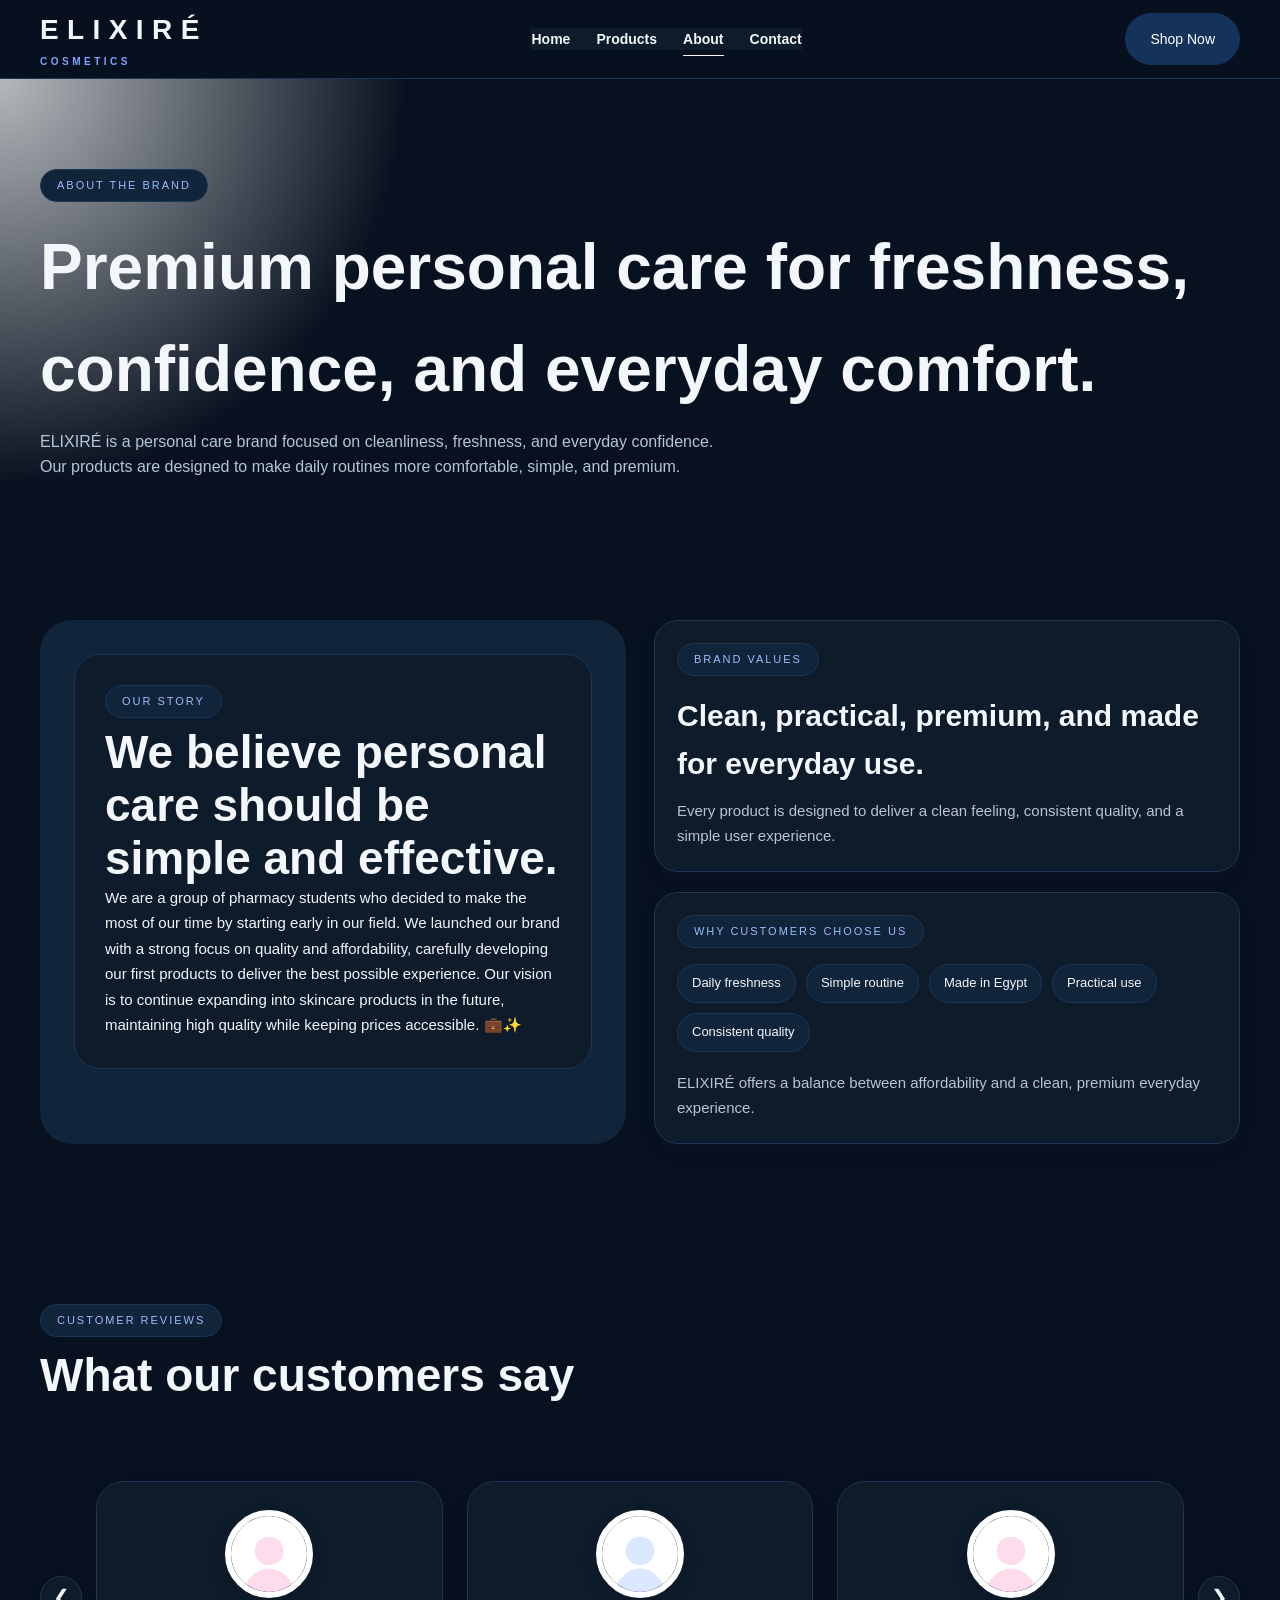
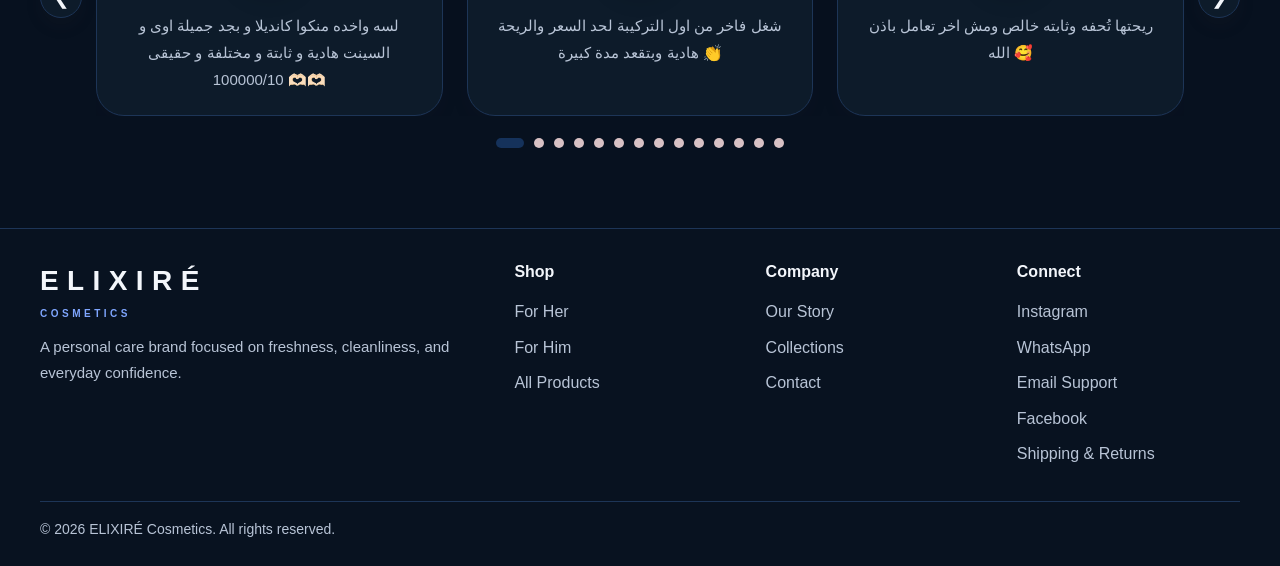
<file: about.html>
<!DOCTYPE html>
<html lang="en">
<head>
  <meta charset="UTF-8" />
  <meta name="viewport" content="width=device-width, initial-scale=1.0" />
  <title>About - ELIXIRÉ</title>
<script>
(function () {
  var theme = localStorage.getItem('theme');
  if (theme !== 'light') {
    document.documentElement.classList.add('dark-mode');
  }
})();
</script>
  <!-- Google tag (gtag.js) -->
<script async src="https://www.googletagmanager.com/gtag/js?id=G-PLZ33KZCZY"></script>
<script>
  window.dataLayer = window.dataLayer || [];
  function gtag(){dataLayer.push(arguments);}
  gtag('js', new Date());

  gtag('config', 'G-PLZ33KZCZY');
</script>
<link rel="icon" type="image/png" href="images/imageselixire-logo.jpeg">
<link rel="stylesheet" href="style.css">
</head>
<body>
  <header class="site-header">
    <div class="container header-wrap">
      <a class="logo" href="index.html">ELIXIRÉ <small>COSMETICS</small></a>
      <button class="menu-toggle" aria-label="Open menu">☰</button>
      <nav class="nav">
        <a href="index.html">Home</a>
        <a href="products.html">Products</a>
        <a href="about.html" class="active">About</a>
        <a href="contact.html">Contact</a>
      </nav>
      <a class="btn btn-dark" href="products.html">Shop Now</a>
    </div>
  </header>

  <!-- HERO -->
  <section class="page-hero">
    <div class="container">
      <span class="badge">About the brand</span>
      <h1>Premium personal care for freshness, confidence, and everyday comfort.</h1>
      <p>
        ELIXIRÉ is a personal care brand focused on cleanliness, freshness, and everyday confidence.
        Our products are designed to make daily routines more comfortable, simple, and premium.
      </p>
    </div>
  </section>

  <!-- STORY -->
  <section class="section">
    <div class="container grid-2">
      <div class="story-block">
        <div class="story-inner">
          <span class="badge">Our story</span>
          <h2>We believe personal care should be simple and effective.</h2>
          <p class="subtle">
            We are a group of pharmacy students who decided to make the most of our time by starting early in our field. We launched our brand with a strong focus on quality and affordability, carefully developing our first products to deliver the best possible experience. Our vision is to continue expanding into skincare products in the future, maintaining high quality while keeping prices accessible. 💼✨
          </p>
        </div>
      </div>

      <!-- VALUES -->
      <div>
        <div class="card" style="margin-bottom: 20px;">
          <span class="badge">Brand values</span>
          <h3 style="font-size: 30px; margin: 16px 0 10px;">
            Clean, practical, premium, and made for everyday use.
          </h3>
          <p class="subtle">
            Every product is designed to deliver a clean feeling, consistent quality, and a simple user experience.
          </p>
        </div>

        <div class="card">
          <span class="badge">Why customers choose us</span>
          <div class="list-inline" style="margin-top: 16px;">
            <span class="tag">Daily freshness</span>
            <span class="tag">Simple routine</span>
            <span class="tag">Made in Egypt</span>
            <span class="tag">Practical use</span>
            <span class="tag">Consistent quality</span>
          </div>
          <p class="subtle" style="margin-top: 18px;">
            ELIXIRÉ offers a balance between affordability and a clean, premium everyday experience.
          </p>
        </div>
      </div>
    </div>
  </section>
<section class="section">
  <div class="container">
    <span class="badge">Customer Reviews</span>
    <h2 style="margin:12px 0 0;">What our customers say</h2>

    <div class="reviews-slider-manual" id="reviewsSlider">
      <button class="slider-arrow prev" type="button" id="reviewsPrev">&#10094;</button>

      <div class="reviews-viewport">
        <div class="reviews-track-manual" id="reviewsTrack">

          <div class="review-card">
            <img src="images/girl.jpeg" class="avatar" alt="Customer review">
            <p>لسه واخده منكوا كانديلا و بجد جميلة اوى و السينت هادية و ثابتة و مختلفة و حقيقى 100000/10 🫶🏻🫶🏻</p>
          </div>

          <div class="review-card">
            <img src="images/boy.jpeg" class="avatar" alt="Customer review">
            <p>شغل فاخر من اول التركيبة لحد السعر والريحة هادية وبتقعد مدة كبيرة 👏</p>
          </div>

          <div class="review-card">
            <img src="images/girl.jpeg" class="avatar" alt="Customer review">
            <p>ريحتها تُحفه وثابته خالص ومش اخر تعامل باذن الله 🥰</p>
          </div>

          <div class="review-card">
            <img src="images/boy.jpeg" class="avatar" alt="Customer review">
            <p>منتج محترم وكويس جدا بالتوفيق ♥️</p>
          </div>

          <div class="review-card">
            <img src="images/girl.jpeg" class="avatar" alt="Customer review">
            <p>بقيت مستغنيه عن كل البريفوم الى عندي وبستخدم البادي اسبلاش بتاعكو من كتر ما هو تحفه ❤️</p>
          </div>

          <div class="review-card">
            <img src="images/girl.jpeg" class="avatar" alt="Customer review">
            <p>ريحه كل حاجه لسه في ايدي بعد ما غسلتها كمان بجد تحفه❤️</p>
          </div>

          <div class="review-card">
            <img src="images/girl.jpeg" class="avatar" alt="Customer review">
            <p>احلي بادي اسبلاش جربته و الثبات تحفه ده غير ان الرشه تحس انها رشه طفايه حريق 😂❤️</p>
          </div>

          <div class="review-card">
            <img src="images/girl.jpeg" class="avatar" alt="Customer review">
            <p>جربتهم كلهم بجد الروايح لذيذة اويي و ثباتها فوق الروعة فعلا قعد لتاني يوم 🫶🏻</p>
          </div>

          <div class="review-card">
            <img src="images/boy.jpeg" class="avatar" alt="Customer review">
            <p>ال body splash تحفهههههه بجد ربنا يوفقكم ♥️♥️♥️</p>
          </div>

          <div class="review-card">
            <img src="images/boy.jpeg" class="avatar" alt="Customer review">
            <p>انا خدت من عندكم اربع ازايز و الميكس بين Lilia و Jaguar طلع ريحة فوق الوصف ❤️❤️</p>
          </div>

          <div class="review-card">
            <img src="images/boy.jpeg" class="avatar" alt="Customer review">
            <p>المنتج رهيب وثباته عالي والكمية كويسه بالنسبه للسعر والعطر ليه هيبه.</p>
          </div>

          <div class="review-card">
            <img src="images/girl.jpeg" class="avatar" alt="Customer review">
            <p>استنوني اول الشهر وانا بطلب فيورا مره تاني ولسا ريحته ثابته في أيدي 😍🤍🤍</p>
          </div>

          <div class="review-card">
            <img src="images/girl.jpeg" class="avatar" alt="Customer review">
            <p>البادي سبلاش تحفه اوي وثابت بشكل مش طبيعي والريحه بجد خطيره ❤️</p>
          </div>

          <div class="review-card">
            <img src="images/girl.jpeg" class="avatar" alt="Customer review">
            <p>اشتريت من البراند الخطير دا والريحه تحفه وجديده جدا وتركيزه خطير وثباته روعه بجد 🤍</p>
          </div>

          <div class="review-card">
            <img src="images/boy.jpeg" class="avatar" alt="Customer review">
            <p>ريفيو ايه انتو شغلكم بيتكلم على نفسو تسلم ايديكوا بجد فنانين 🔥🔥🔥</p>
          </div>

          <div class="review-card">
            <img src="images/girl.jpeg" class="avatar" alt="Customer review">
            <p>أنا من اوائل الناس اللي اشترت وبقيت بعتمده والله تحفه وثباته خطير ❤️❤️❤️</p>
          </div>

        </div>
      </div>

      <button class="slider-arrow next" type="button" id="reviewsNext">&#10095;</button>
    </div>

    <div class="slider-dots" id="reviewsDots"></div>
  </div>
</section>
  <!-- FOOTER -->
  <footer class="footer">
    <div class="container footer-grid">
      <div>
        <div class="logo">ELIXIRÉ <small>COSMETICS</small></div>
        <p class="subtle" style="max-width: 420px; margin-top: 12px;">
          A personal care brand focused on freshness, cleanliness, and everyday confidence.
        </p>
      </div>

      <div>
  <h4>Shop</h4>
  <ul>
    <li><a href="products.html#for-her">For Her</a></li>
    <li><a href="products.html#for-him">For Him</a></li>
    <li><a href="products.html">All Products</a></li>
  </ul>
</div>

      <div>
        <h4>Company</h4>
        <ul>
          <li><a href="about.html">Our Story</a></li>
          <li><a href="products.html">Collections</a></li>
          <li><a href="contact.html">Contact</a></li>
        </ul>
      </div>

      <div>
        <h4>Connect</h4>
        <ul>
          <li><a href="https://www.instagram.com/elixire_cosmetics?igsh=MWIwa283ZzNlaWQ4eQ==" target="_blank">Instagram</a></li>
          <li><a href="https://wa.me/201558877652" target="_blank">WhatsApp</a></li>
          <li><a href="mailto:elixire.cosmetics@gmail.com">Email Support</a></li>
          <li><a href="https://www.facebook.com/share/1Ev4uXdosv/" target="_blank">Facebook</a></li>
          <li><a href="returns.html">Shipping & Returns</a></li>
        </ul>
      </div>
    </div>

    <div class="container copyright">© 2026 ELIXIRÉ Cosmetics. All rights reserved.</div>
  </footer>

  <script src="script.js"></script>
</body>
</html>
</file>
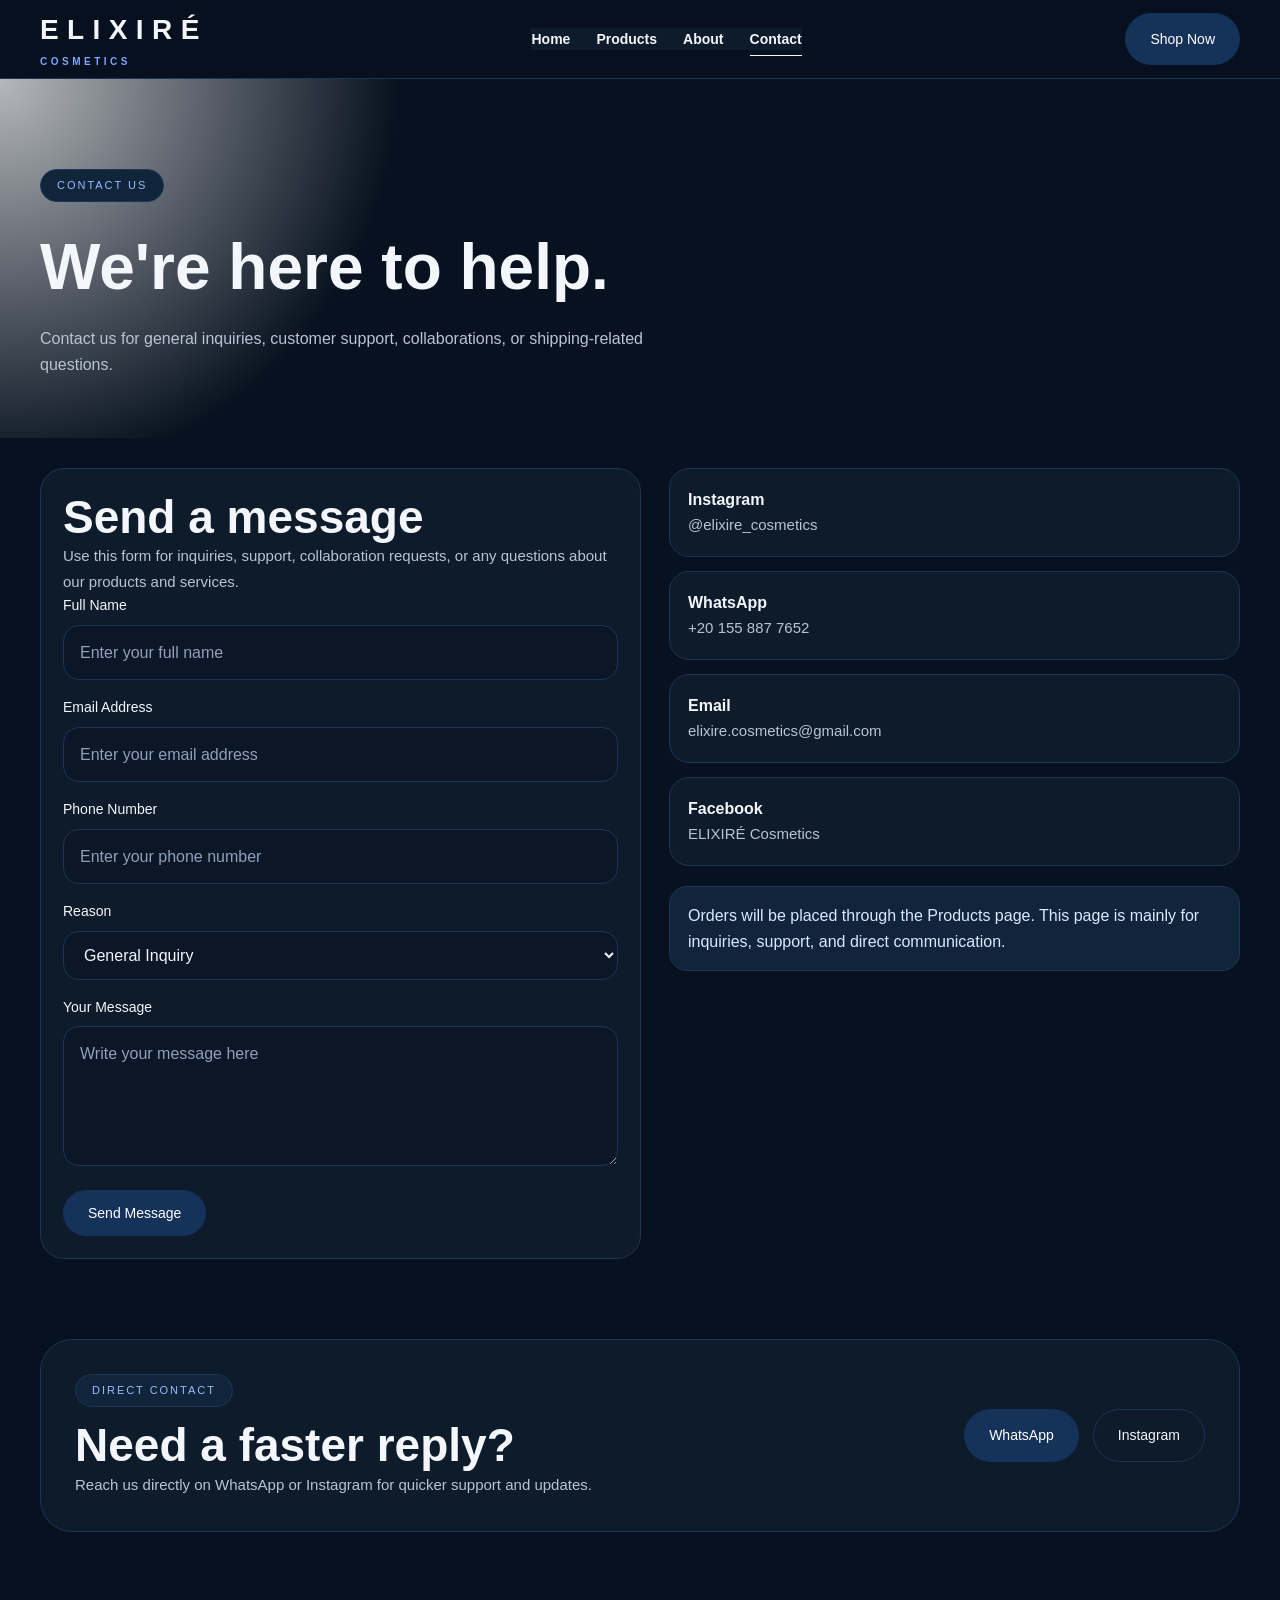
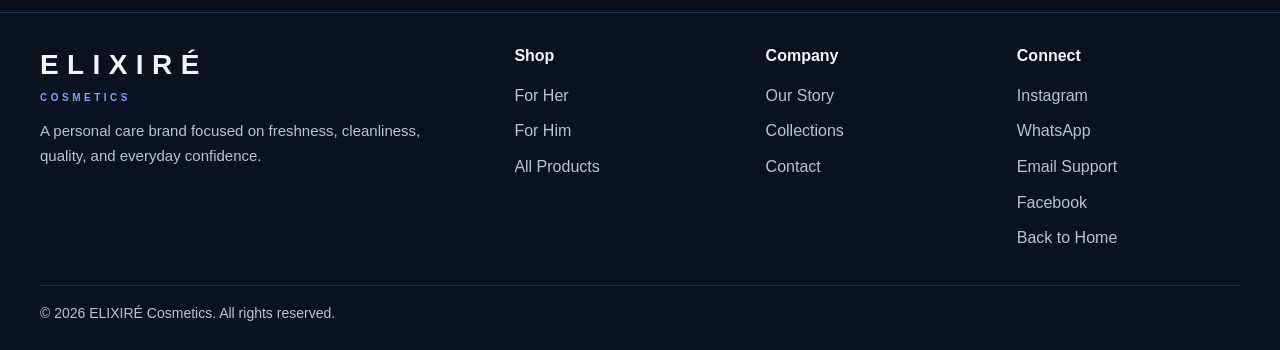
<file: contact.html>
<!DOCTYPE html>
<html lang="en">
<head>
  <meta charset="UTF-8" />
  <meta name="viewport" content="width=device-width, initial-scale=1.0" />
  <title>Contact - ELIXIRÉ</title>
<script>
(function () {
  var theme = localStorage.getItem('theme');
  if (theme !== 'light') {
    document.documentElement.classList.add('dark-mode');
  }
})();
</script>
  <!-- Google tag (gtag.js) -->
<script async src="https://www.googletagmanager.com/gtag/js?id=G-PLZ33KZCZY"></script>
<script>
  window.dataLayer = window.dataLayer || [];
  function gtag(){dataLayer.push(arguments);}
  gtag('js', new Date());

  gtag('config', 'G-PLZ33KZCZY');
</script>
<link rel="icon" type="image/png" href="images/imageselixire-logo.jpeg">
<link rel="stylesheet" href="style.css">
</head>
<body>
  <header class="site-header">
    <div class="container header-wrap">
      <a class="logo" href="index.html">ELIXIRÉ <small>COSMETICS</small></a>
      <button class="menu-toggle" aria-label="Open menu">☰</button>
      <nav class="nav">
        <a href="index.html">Home</a>
        <a href="products.html">Products</a>
        <a href="about.html">About</a>
        <a href="contact.html" class="active">Contact</a>
      </nav>
      <a class="btn btn-dark" href="products.html">Shop Now</a>
    </div>
  </header>

  <section class="page-hero">
    <div class="container">
      <span class="badge">Contact us</span>
      <h1>We're here to help.</h1>
      <p>
        Contact us for general inquiries, customer support, collaborations, or shipping-related questions.
      </p>
    </div>
  </section>

  <section class="section" style="padding-top: 30px;">
    <div class="container contact-wrap">

      <div class="card">
        <h2 style="margin-top: 0;">Send a message</h2>
        <p class="subtle">
          Use this form for inquiries, support, collaboration requests, or any questions about our products and services.
        </p>

        <form>
          <div class="form-group">
            <label>Full Name</label>
            <input type="text" placeholder="Enter your full name" />
          </div>

          <div class="form-group">
            <label>Email Address</label>
            <input type="email" placeholder="Enter your email address" />
          </div>

          <div class="form-group">
            <label>Phone Number</label>
            <input type="text" placeholder="Enter your phone number" />
          </div>

          <div class="form-group">
            <label>Reason</label>
            <select>
              <option>General Inquiry</option>
              <option>Customer Support</option>
              <option>Shipping Question</option>
              <option>Collaboration</option>
              <option>Wholesale Request</option>
            </select>
          </div>

          <div class="form-group">
            <label>Your Message</label>
            <textarea placeholder="Write your message here"></textarea>
          </div>

          <button class="btn btn-dark" type="submit">Send Message</button>
        </form>
      </div>

      <div>
        <div class="info-list">
          <div class="info-item">
            <strong>Instagram</strong>
            <div class="subtle"><a href="https://www.instagram.com/elixire_cosmetics?igsh=MWIwa283ZzNlaWQ4eQ==" target="_blank">@elixire_cosmetics</a></div>
          </div>

          <div class="info-item">
            <strong>WhatsApp</strong>
            <div class="subtle"><a href="https://wa.me/201558877652" target="_blank">+20 155 887 7652</a></div>
          </div>

          <div class="info-item">
            <strong>Email</strong>
            <div class="subtle"><a href="mailto:elixire.cosmetics@gmail.com">elixire.cosmetics@gmail.com</a></div>
          </div>

          <div class="info-item">
            <strong>Facebook</strong>
            <div class="subtle"><a href="https://www.facebook.com/share/1DydEtRa5e/" target="_blank">ELIXIRÉ Cosmetics</a></div>
          </div>
        </div>

        <div class="note" style="margin-top: 20px;">
          Orders will be placed through the Products page. This page is mainly for inquiries, support, and direct communication.
        </div>
      </div>

    </div>
  </section>

  <section class="section" style="padding-top: 0;">
    <div class="container">
      <div class="card cta-box">
        <div class="grid-2" style="align-items:center;">
          <div>
            <span class="badge">Direct contact</span>
            <h2 style="margin-top: 12px;">Need a faster reply?</h2>
            <p class="subtle">
              Reach us directly on WhatsApp or Instagram for quicker support and updates.
            </p>
          </div>

          <div style="display:flex; gap:14px; flex-wrap:wrap; justify-content:flex-end;">
            <a class="btn btn-dark" href="https://wa.me/201558877652" target="_blank">WhatsApp</a>
            <a class="btn btn-light" href="https://www.instagram.com/elixire_cosmetics?igsh=MWIwa283ZzNlaWQ4eQ==" target="_blank">Instagram</a>
          </div>
        </div>
      </div>
    </div>
  </section>

  <footer class="footer">
    <div class="container footer-grid">
      <div>
        <div class="logo">ELIXIRÉ <small>COSMETICS</small></div>
        <p class="subtle" style="max-width: 420px; margin-top: 12px;">
          A personal care brand focused on freshness, cleanliness, quality, and everyday confidence.
        </p>
      </div>

      <div>
  <h4>Shop</h4>
  <ul>
    <li><a href="products.html#for-her">For Her</a></li>
    <li><a href="products.html#for-him">For Him</a></li>
    <li><a href="products.html">All Products</a></li>
  </ul>
</div>

      <div>
        <h4>Company</h4>
        <ul>
          <li><a href="about.html">Our Story</a></li>
          <li><a href="products.html">Collections</a></li>
          <li><a href="contact.html">Contact</a></li>
        </ul>
      </div>

      <div>
        <h4>Connect</h4>
        <ul>
          <li><a href="https://www.instagram.com/elixire_cosmetics?igsh=MWIwa283ZzNlaWQ4eQ==" target="_blank">Instagram</a></li>
          <li><a href="https://wa.me/201558877652" target="_blank">WhatsApp</a></li>
          <li><a href="mailto:elixire.cosmetics@gmail.com">Email Support</a></li>
          <li><a href="https://www.facebook.com/share/1Ev4uXdosv/" target="_blank">Facebook</a></li>
          <li><a href="index.html">Back to Home</a></li>
        </ul>
      </div>
    </div>

    <div class="container copyright">© 2026 ELIXIRÉ Cosmetics. All rights reserved.</div>
  </footer>

  <script src="script.js"></script>
</body>
</html>
</file>
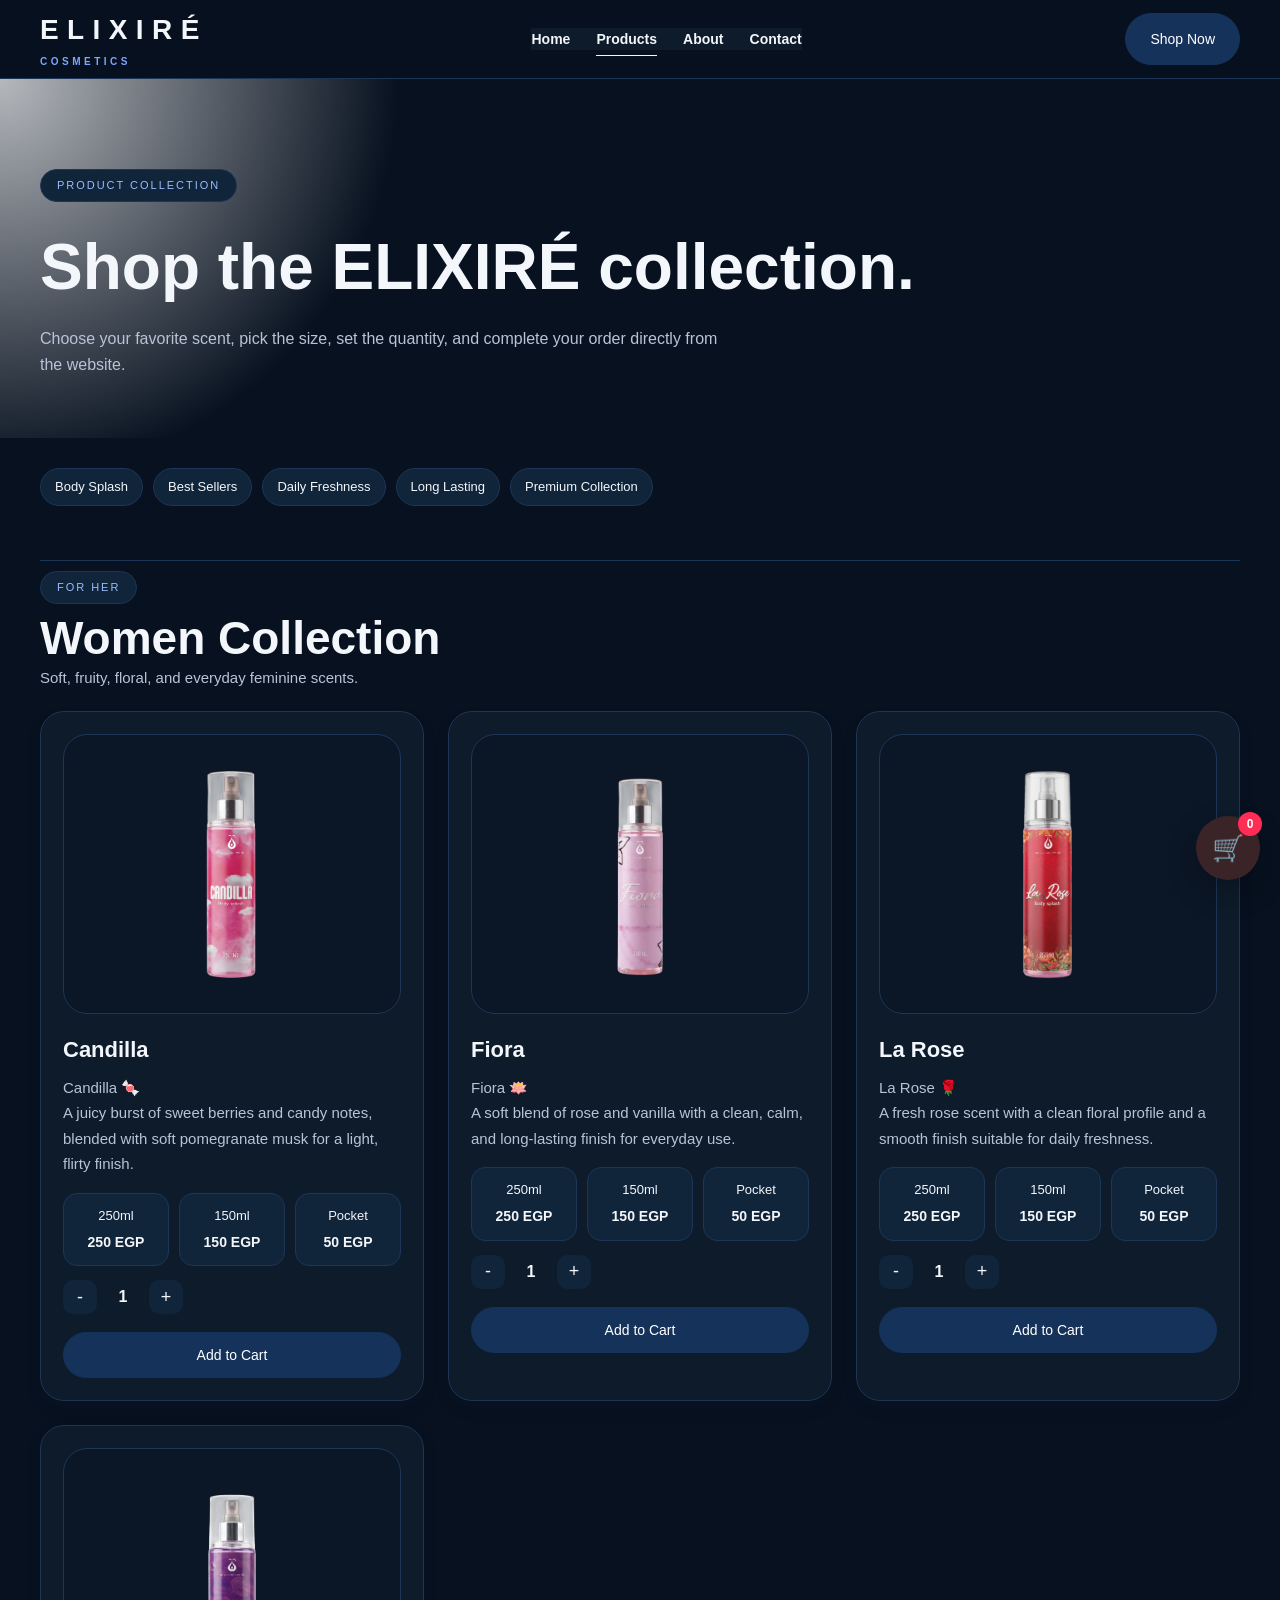
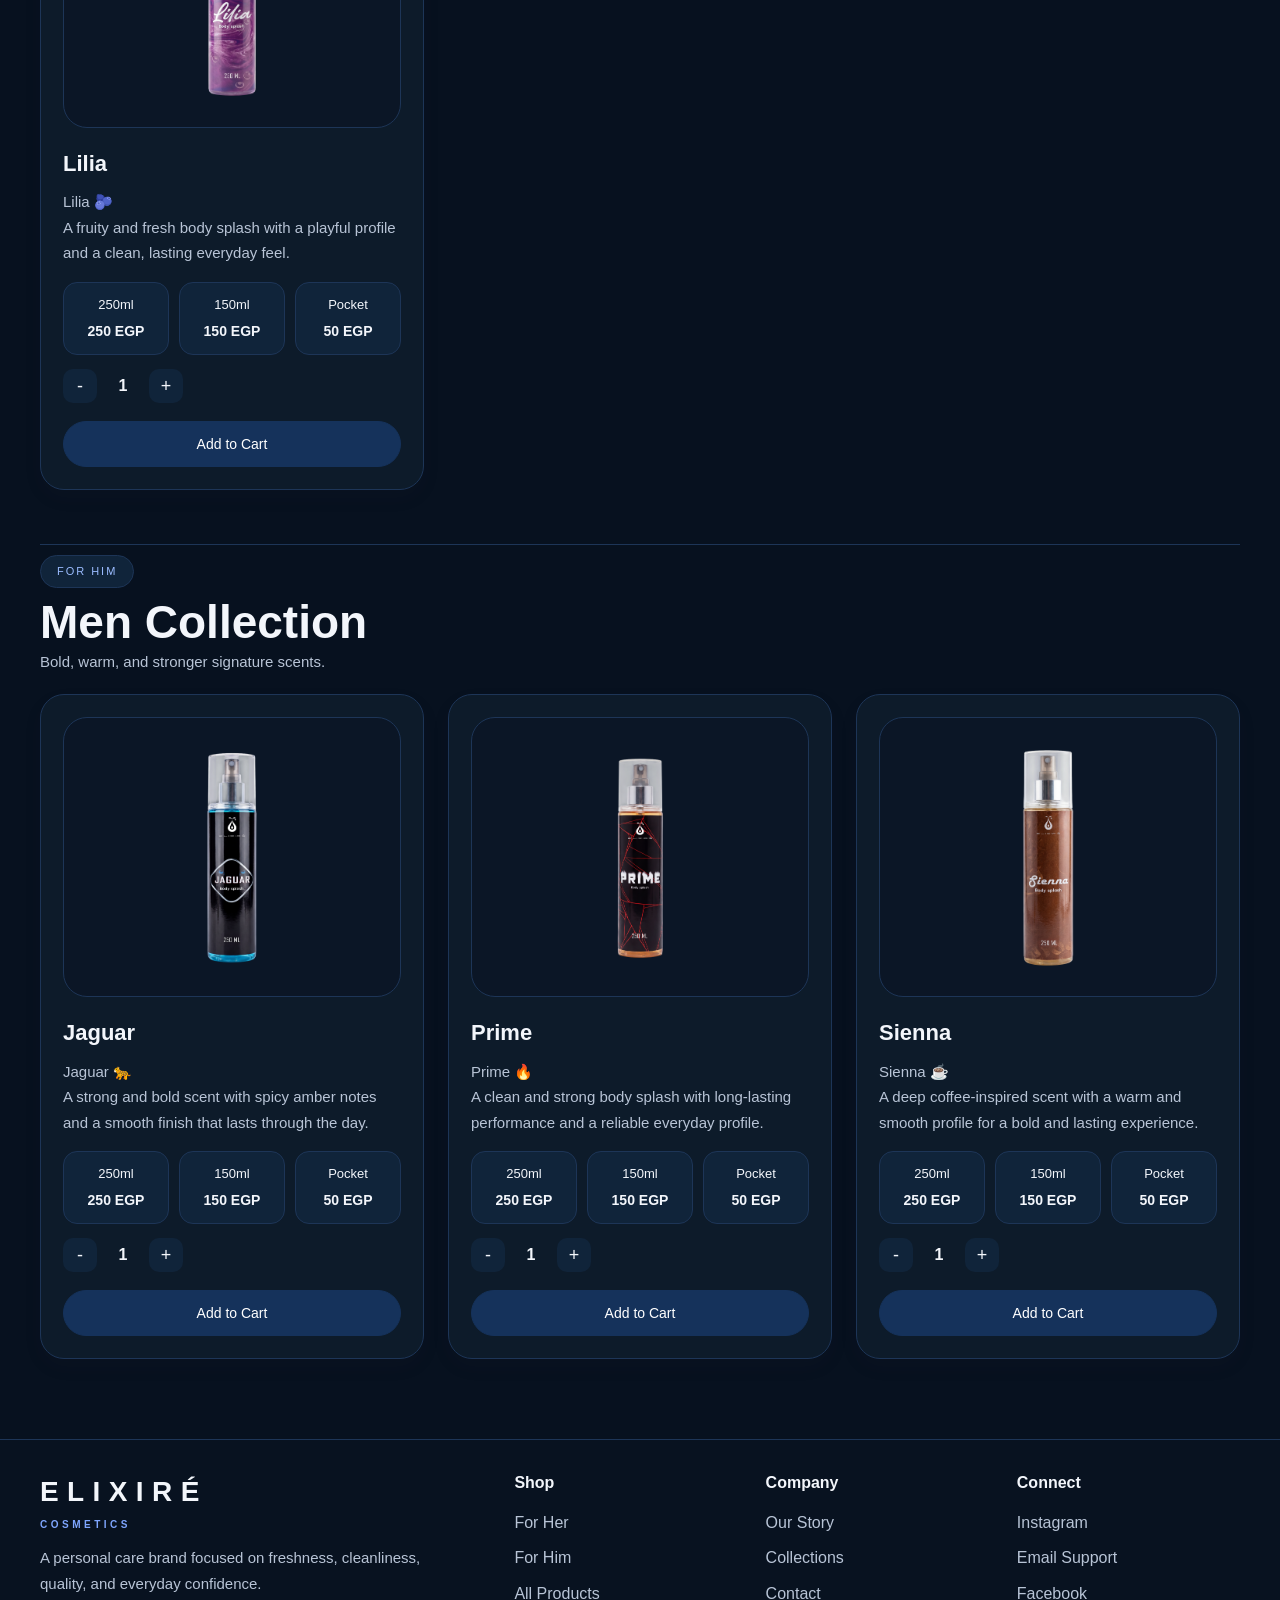
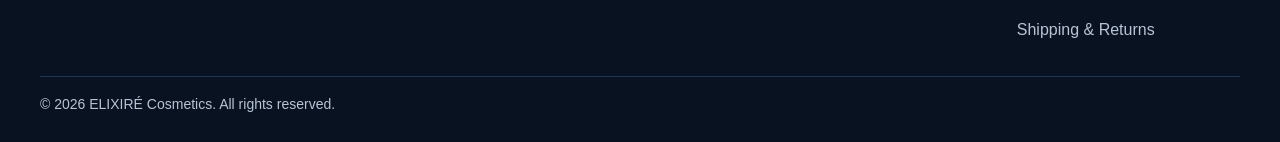
<file: products.html>
<!DOCTYPE html>
<html lang="en">
<head>
  <meta charset="UTF-8" />
  <meta name="viewport" content="width=device-width, initial-scale=1.0" />
  <meta name="color-scheme" content="dark light" />
  <title>Products - ELIXIRÉ</title>

  <script>
    (function () {
      var theme = localStorage.getItem('theme');
      if (theme !== 'light') {
        document.documentElement.classList.add('dark-mode');
      }
    })();
  </script>
  <!-- Google tag (gtag.js) -->
<script async src="https://www.googletagmanager.com/gtag/js?id=G-PLZ33KZCZY"></script>
<script>
  window.dataLayer = window.dataLayer || [];
  function gtag(){dataLayer.push(arguments);}
  gtag('js', new Date());

  gtag('config', 'G-PLZ33KZCZY');
</script>
<link rel="icon" type="image/png" href="images/imageselixire-logo.jpeg">
  <link rel="stylesheet" href="style.css">
</head>
<body>
  <header class="site-header">
    <div class="container header-wrap">
      <a class="logo" href="index.html">ELIXIRÉ <small>COSMETICS</small></a>
      <button class="menu-toggle" aria-label="Open menu">☰</button>

      <nav class="nav">
        <a href="index.html">Home</a>
        <a href="products.html" class="active">Products</a>
        <a href="about.html">About</a>
        <a href="contact.html">Contact</a>
      </nav>

      <a class="btn btn-dark" href="products.html">Shop Now</a>
    </div>
  </header>

  <section class="page-hero">
    <div class="container">
      <span class="badge">Product collection</span>
      <h1>Shop the ELIXIRÉ collection.</h1>
      <p>Choose your favorite scent, pick the size, set the quantity, and complete your order directly from the website.</p>
    </div>
  </section>

  <section class="section" style="padding-top: 30px;">
    <div class="container">
      <div class="list-inline" style="margin-bottom: 22px;">
        <span class="tag">Body Splash</span>
        <span class="tag">Best Sellers</span>
        <span class="tag">Daily Freshness</span>
        <span class="tag">Long Lasting</span>
        <span class="tag">Premium Collection</span>
      </div>

      <!-- Women Collection -->
      <div id="for-her" class="section-head collection-divider">
        <div>
          <span class="badge">For Her</span>
          <h2 class="collection-title">Women Collection</h2>
          <p class="subtle">Soft, fruity, floral, and everyday feminine scents.</p>
        </div>
      </div>

      <div class="grid-3">

        <!-- Candilla -->
        <article class="card product-card">
          <div class="product-image">
            <img src="images/candilla.png" alt="Candilla Body Splash">
          </div>

          <div class="product-info">
            <h3>Candilla</h3>
            <p class="subtle">
              Candilla 🍬<br>
              A juicy burst of sweet berries and candy notes, blended with soft pomegranate musk for a light, flirty finish.
            </p>

            <div class="sizes">
              <div class="size-item" onclick="selectSize(this)">
                <span>250ml</span>
                <strong>250 EGP</strong>
              </div>
              <div class="size-item" onclick="selectSize(this)">
                <span>150ml</span>
                <strong>150 EGP</strong>
              </div>
              <div class="size-item" onclick="selectSize(this)">
                <span>Pocket</span>
                <strong>50 EGP</strong>
              </div>
            </div>

            <div class="quantity-box">
              <button type="button" onclick="changeQty(this,-1)">-</button>
              <span class="qty-value">1</span>
              <button type="button" onclick="changeQty(this,1)">+</button>
            </div>

            <button class="btn btn-dark full-btn" type="button" onclick="addToCart(this)">
              Add to Cart
            </button>
          </div>
        </article>

        <!-- Fiora -->
        <article class="card product-card">
          <div class="product-image">
            <img src="images/fiora.png" alt="Fiora Body Splash">
          </div>

          <div class="product-info">
            <h3>Fiora</h3>
            <p class="subtle">
              Fiora 🪷<br>
              A soft blend of rose and vanilla with a clean, calm, and long-lasting finish for everyday use.
            </p>

            <div class="sizes">
              <div class="size-item" onclick="selectSize(this)">
                <span>250ml</span>
                <strong>250 EGP</strong>
              </div>
              <div class="size-item" onclick="selectSize(this)">
                <span>150ml</span>
                <strong>150 EGP</strong>
              </div>
              <div class="size-item" onclick="selectSize(this)">
                <span>Pocket</span>
                <strong>50 EGP</strong>
              </div>
            </div>

            <div class="quantity-box">
              <button type="button" onclick="changeQty(this,-1)">-</button>
              <span class="qty-value">1</span>
              <button type="button" onclick="changeQty(this,1)">+</button>
            </div>

            <button class="btn btn-dark full-btn" type="button" onclick="addToCart(this)">
              Add to Cart
            </button>
          </div>
        </article>

        <!-- La Rose -->
        <article class="card product-card">
          <div class="product-image">
            <img src="images/larose.png" alt="La Rose Body Splash">
          </div>

          <div class="product-info">
            <h3>La Rose</h3>
            <p class="subtle">
              La Rose 🌹<br>
              A fresh rose scent with a clean floral profile and a smooth finish suitable for daily freshness.
            </p>

            <div class="sizes">
              <div class="size-item" onclick="selectSize(this)">
                <span>250ml</span>
                <strong>250 EGP</strong>
              </div>
              <div class="size-item" onclick="selectSize(this)">
                <span>150ml</span>
                <strong>150 EGP</strong>
              </div>
              <div class="size-item" onclick="selectSize(this)">
                <span>Pocket</span>
                <strong>50 EGP</strong>
              </div>
            </div>

            <div class="quantity-box">
              <button type="button" onclick="changeQty(this,-1)">-</button>
              <span class="qty-value">1</span>
              <button type="button" onclick="changeQty(this,1)">+</button>
            </div>

            <button class="btn btn-dark full-btn" type="button" onclick="addToCart(this)">
              Add to Cart
            </button>
          </div>
        </article>

        <!-- Lilia -->
        <article class="card product-card">
          <div class="product-image">
            <img src="images/lilia.png" alt="Lilia Body Splash">
          </div>

          <div class="product-info">
            <h3>Lilia</h3>
            <p class="subtle">
              Lilia 🫐<br>
              A fruity and fresh body splash with a playful profile and a clean, lasting everyday feel.
            </p>

            <div class="sizes">
              <div class="size-item" onclick="selectSize(this)">
                <span>250ml</span>
                <strong>250 EGP</strong>
              </div>
              <div class="size-item" onclick="selectSize(this)">
                <span>150ml</span>
                <strong>150 EGP</strong>
              </div>
              <div class="size-item" onclick="selectSize(this)">
                <span>Pocket</span>
                <strong>50 EGP</strong>
              </div>
            </div>

            <div class="quantity-box">
              <button type="button" onclick="changeQty(this,-1)">-</button>
              <span class="qty-value">1</span>
              <button type="button" onclick="changeQty(this,1)">+</button>
            </div>

            <button class="btn btn-dark full-btn" type="button" onclick="addToCart(this)">
              Add to Cart
            </button>
          </div>
        </article>

      </div>

      <!-- Men Collection -->
      <div id="for-him" class="section-head collection-divider">
        <div>
          <span class="badge">For Him</span>
          <h2 class="collection-title">Men Collection</h2>
          <p class="subtle">Bold, warm, and stronger signature scents.</p>
        </div>
      </div>

      <div class="grid-3">

        <!-- Jaguar -->
        <article class="card product-card">
          <div class="product-image">
            <img src="images/jaguar.png" alt="Jaguar Body Splash">
          </div>

          <div class="product-info">
            <h3>Jaguar</h3>
            <p class="subtle">
              Jaguar 🐆<br>
              A strong and bold scent with spicy amber notes and a smooth finish that lasts through the day.
            </p>

            <div class="sizes">
              <div class="size-item" onclick="selectSize(this)">
                <span>250ml</span>
                <strong>250 EGP</strong>
              </div>
              <div class="size-item" onclick="selectSize(this)">
                <span>150ml</span>
                <strong>150 EGP</strong>
              </div>
              <div class="size-item" onclick="selectSize(this)">
                <span>Pocket</span>
                <strong>50 EGP</strong>
              </div>
            </div>

            <div class="quantity-box">
              <button type="button" onclick="changeQty(this,-1)">-</button>
              <span class="qty-value">1</span>
              <button type="button" onclick="changeQty(this,1)">+</button>
            </div>

            <button class="btn btn-dark full-btn" type="button" onclick="addToCart(this)">
              Add to Cart
            </button>
          </div>
        </article>

        <!-- Prime -->
        <article class="card product-card">
          <div class="product-image">
            <img src="images/prime.png" alt="Prime Body Splash">
          </div>

          <div class="product-info">
            <h3>Prime</h3>
            <p class="subtle">
              Prime 🔥<br>
              A clean and strong body splash with long-lasting performance and a reliable everyday profile.
            </p>

            <div class="sizes">
              <div class="size-item" onclick="selectSize(this)">
                <span>250ml</span>
                <strong>250 EGP</strong>
              </div>
              <div class="size-item" onclick="selectSize(this)">
                <span>150ml</span>
                <strong>150 EGP</strong>
              </div>
              <div class="size-item" onclick="selectSize(this)">
                <span>Pocket</span>
                <strong>50 EGP</strong>
              </div>
            </div>

            <div class="quantity-box">
              <button type="button" onclick="changeQty(this,-1)">-</button>
              <span class="qty-value">1</span>
              <button type="button" onclick="changeQty(this,1)">+</button>
            </div>

            <button class="btn btn-dark full-btn" type="button" onclick="addToCart(this)">
              Add to Cart
            </button>
          </div>
        </article>

        <!-- Sienna -->
        <article class="card product-card">
          <div class="product-image">
            <img src="images/sienna.png" alt="Sienna Body Splash">
          </div>

          <div class="product-info">
            <h3>Sienna</h3>
            <p class="subtle">
              Sienna ☕<br>
              A deep coffee-inspired scent with a warm and smooth profile for a bold and lasting experience.
            </p>

            <div class="sizes">
              <div class="size-item" onclick="selectSize(this)">
                <span>250ml</span>
                <strong>250 EGP</strong>
              </div>
              <div class="size-item" onclick="selectSize(this)">
                <span>150ml</span>
                <strong>150 EGP</strong>
              </div>
              <div class="size-item" onclick="selectSize(this)">
                <span>Pocket</span>
                <strong>50 EGP</strong>
              </div>
            </div>

            <div class="quantity-box">
              <button type="button" onclick="changeQty(this,-1)">-</button>
              <span class="qty-value">1</span>
              <button type="button" onclick="changeQty(this,1)">+</button>
            </div>

            <button class="btn btn-dark full-btn" type="button" onclick="addToCart(this)">
              Add to Cart
            </button>
          </div>
        </article>

      </div>
    </div>
  </section>

  <!-- Hidden Netlify form -->
  <form name="order-form" netlify netlify-honeypot="bot-field" hidden>
    <input type="hidden" name="form-name" value="order-form">
    <input type="text" name="customer_name">
    <input type="email" name="email">
    <input type="text" name="phone">
    <input type="text" name="address">
    <input type="text" name="city">
    <input type="text" name="payment_method">
    <textarea name="notes"></textarea>
    <textarea name="order_details"></textarea>
    <input type="text" name="total_price">
    <input type="text" name="bot-field">
  </form>

  <!-- Cart Button -->
  <button class="cart-btn" type="button" onclick="toggleCart()">
    🛒
    <span class="cart-count" id="cartCount">0</span>
  </button>

  <!-- Cart Popup -->
  <div class="cart-overlay" id="cartOverlay" onclick="closeCartOutside(event)">
    <div class="cart-box" onclick="event.stopPropagation()">
      <div style="display:flex;justify-content:space-between;align-items:center;margin-bottom:15px;">
        <h3 style="margin:0;">Your Cart</h3>
        <button type="button" onclick="toggleCart()" style="border:none;background:none;font-size:24px;cursor:pointer;color:#999;">×</button>
      </div>

      <div id="cartItems"></div>
      <div class="cart-total" id="cartTotal">Total: 0 EGP</div>

      <div class="form-group" style="margin-top:20px;">
        <label>Full Name</label>
        <input type="text" id="checkoutName" placeholder="Enter your full name">
      </div>

      <div class="form-group">
        <label>Email</label>
        <input type="email" id="checkoutEmail" placeholder="Enter your email">
      </div>

      <div class="form-group">
        <label>Phone Number</label>
        <input type="text" id="checkoutPhone" placeholder="Enter your phone number">
      </div>

      <div class="form-group">
        <label>Address</label>
        <input type="text" id="checkoutAddress" placeholder="Enter your address">
      </div>

<div class="form-group">
  <label>Governorate</label>
  <select id="checkoutCity">
    <option value="">Select your governorate</option>
    <option value="Cairo">Cairo</option>
    <option value="Giza">Giza</option>
    <option value="Alexandria">Alexandria</option>
    <option value="Dakahlia">Dakahlia</option>
    <option value="Red Sea">Red Sea</option>
    <option value="Beheira">Beheira</option>
    <option value="Fayoum">Fayoum</option>
    <option value="Gharbia">Gharbia</option>
    <option value="Ismailia">Ismailia</option>
    <option value="Menofia">Menofia</option>
    <option value="Minya">Minya</option>
    <option value="Qalyubia">Qalyubia</option>
    <option value="New Valley">New Valley</option>
    <option value="Suez">Suez</option>
    <option value="Aswan">Aswan</option>
    <option value="Assiut">Assiut</option>
    <option value="Beni Suef">Beni Suef</option>
    <option value="Port Said">Port Said</option>
    <option value="Damietta">Damietta</option>
    <option value="Sharkia">Sharkia</option>
    <option value="South Sinai">South Sinai</option>
    <option value="Kafr El Sheikh">Kafr El Sheikh</option>
    <option value="Matrouh">Matrouh</option>
    <option value="Luxor">Luxor</option>
    <option value="Qena">Qena</option>
    <option value="North Sinai">North Sinai</option>
    <option value="Sohag">Sohag</option>
  </select>
</div>

      <div class="form-group">
        <label>Payment Method</label>
        <div class="payment-options" id="checkoutPaymentOptions">
          <div class="payment-item" data-payment="Cash on Delivery" onclick="selectCheckoutPayment(this)">
            💵 Cash on Delivery
            <small>Pay when you receive your order</small>
          </div>

          <div class="payment-item" data-payment="Vodafone Cash" onclick="selectCheckoutPayment(this)">
            📱 Vodafone Cash
            <small>Pay online using Vodafone Cash</small>
          </div>

          <div class="payment-item" data-payment="InstaPay" onclick="selectCheckoutPayment(this)">
            💳 InstaPay
            <small>Pay online using InstaPay</small>
          </div>
        </div>
      </div>

      <div class="form-group">
        <label>Notes</label>
        <textarea id="checkoutNotes" class="customer-notes" placeholder="Any notes?"></textarea>
      </div>

      <button class="checkout-btn" type="button" onclick="submitCartOrder()">
        Confirm Order
      </button>
    </div>
  </div>

  <footer class="footer">
    <div class="container footer-grid">
      <div>
        <div class="logo">ELIXIRÉ <small>COSMETICS</small></div>
        <p class="subtle" style="max-width: 420px; margin-top: 12px;">
          A personal care brand focused on freshness, cleanliness, quality, and everyday confidence.
        </p>
      </div>

      <div>
        <h4>Shop</h4>
        <ul>
          <li><a href="products.html#for-her">For Her</a></li>
          <li><a href="products.html#for-him">For Him</a></li>
          <li><a href="products.html">All Products</a></li>
        </ul>
      </div>

      <div>
        <h4>Company</h4>
        <ul>
          <li><a href="about.html">Our Story</a></li>
          <li><a href="products.html">Collections</a></li>
          <li><a href="contact.html">Contact</a></li>
        </ul>
      </div>

      <div>
        <h4>Connect</h4>
        <ul>
          <li><a href="https://www.instagram.com/elixire_cosmetics?igsh=MWIwa283ZzNlaWQ4eQ==" target="_blank">Instagram</a></li>
          <li><a href="mailto:elixire.cosmetics@gmail.com">Email Support</a></li>
          <li><a href="https://www.facebook.com/share/1Ev4uXdosv/"target="_blank">Facebook</a></li>
          <li><a href="contact.html">Shipping & Returns</a></li>
        </ul>
      </div>
    </div>

    <div class="container copyright">© 2026 ELIXIRÉ Cosmetics. All rights reserved.</div>
  </footer>

  <script src="script.js"></script>
</body>
</html>
</file>
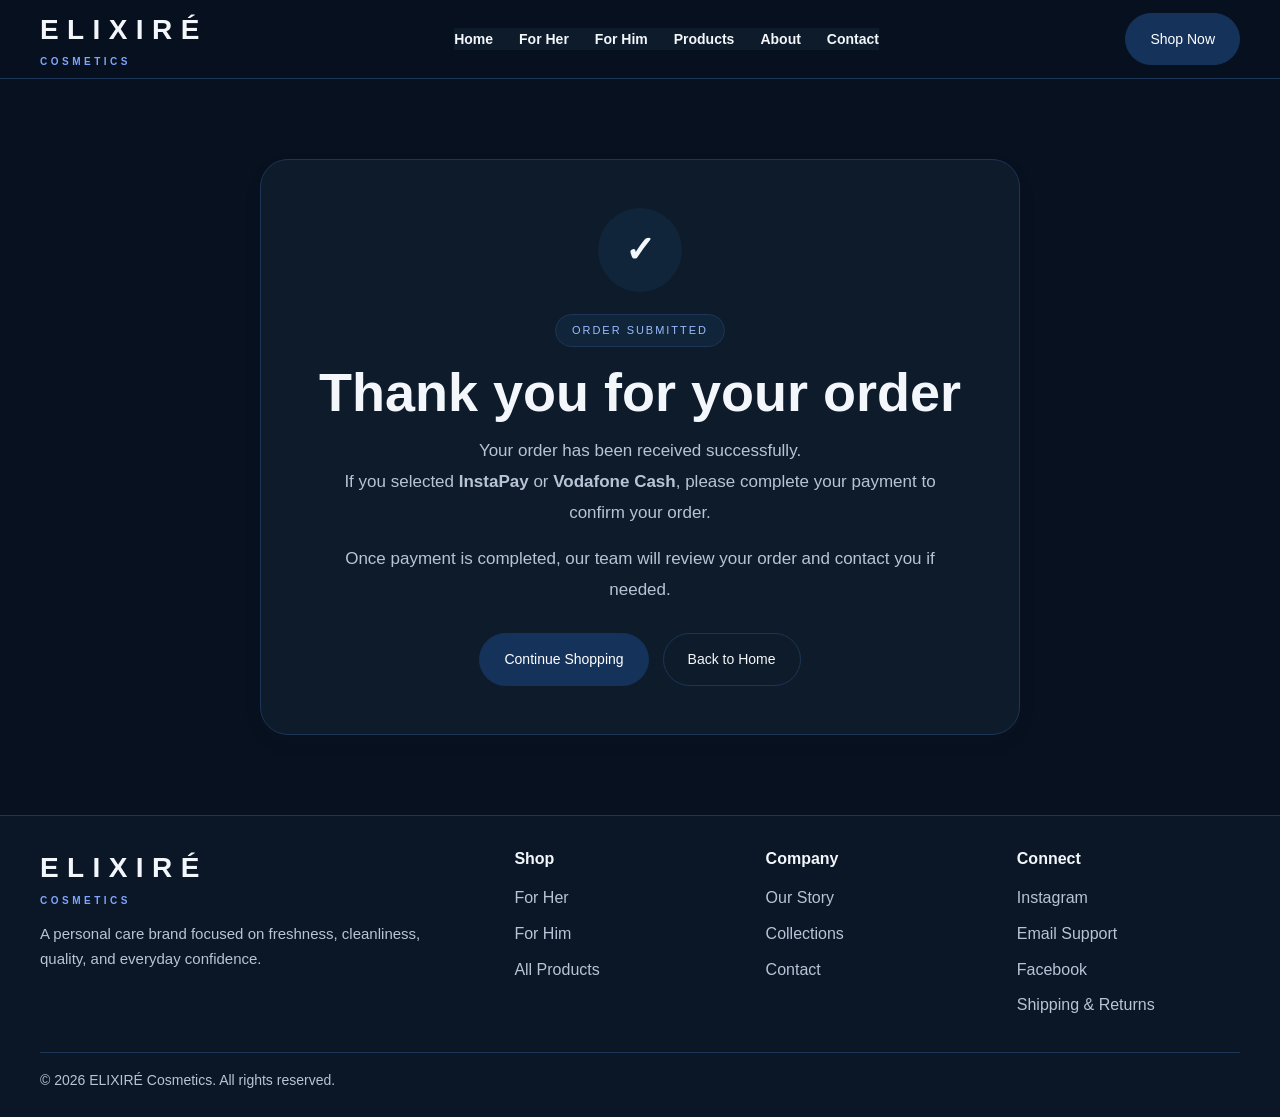
<file: thank-you.html>
<!DOCTYPE html>
<html lang="en">
<head>
  <meta charset="UTF-8" />
  <meta name="viewport" content="width=device-width, initial-scale=1.0" />
  <meta name="color-scheme" content="dark light" />
  <title>Thank You - ELIXIRÉ</title>

  <script>
    (function () {
      var theme = localStorage.getItem('theme');
      if (theme !== 'light') {
        document.documentElement.classList.add('dark-mode');
      }
    })();
  </script>
<!-- Google tag (gtag.js) -->
<script async src="https://www.googletagmanager.com/gtag/js?id=G-PLZ33KZCZY"></script>
<script>
  window.dataLayer = window.dataLayer || [];
  function gtag(){dataLayer.push(arguments);}
  gtag('js', new Date());

  gtag('config', 'G-PLZ33KZCZY');
</script>
  <link rel="icon" type="image/png" href="images/favicon.png">
  <link rel="stylesheet" href="style.css">
</head>
<body>
  <header class="site-header">
    <div class="container header-wrap">
      <a class="logo" href="index.html">ELIXIRÉ <small>COSMETICS</small></a>
      <button class="menu-toggle" aria-label="Open menu">☰</button>

      <nav class="nav">
        <a href="index.html">Home</a>
        <a href="products.html#for-her">For Her</a>
        <a href="products.html#for-him">For Him</a>
        <a href="products.html">Products</a>
        <a href="about.html">About</a>
        <a href="contact.html">Contact</a>
      </nav>

      <a class="btn btn-dark" href="products.html">Shop Now</a>
    </div>
  </header>

  <section class="section" style="min-height: calc(100vh - 180px); display:flex; align-items:center;">
    <div class="container">
      <div class="card thank-you-card">
        <div class="thank-you-icon">✓</div>

        <span class="badge">Order Submitted</span>
        <h1 class="thank-you-title">Thank you for your order</h1>

        <p class="thank-you-text">
          Your order has been received successfully.
        </p>

        <p class="thank-you-text">
          If you selected <strong>InstaPay</strong> or <strong>Vodafone Cash</strong>,
          please complete your payment to confirm your order.
        </p>

        <p class="thank-you-text subtle" style="max-width: 620px; margin: 16px auto 0;">
          Once payment is completed, our team will review your order and contact you if needed.
        </p>

        <div class="thank-you-actions">
          <a href="products.html" class="btn btn-dark">Continue Shopping</a>
          <a href="index.html" class="btn btn-light">Back to Home</a>
        </div>
      </div>
    </div>
  </section>

  <footer class="footer">
    <div class="container footer-grid">
      <div>
        <div class="logo">ELIXIRÉ <small>COSMETICS</small></div>
        <p class="subtle" style="max-width:420px; margin-top:12px;">
          A personal care brand focused on freshness, cleanliness, quality, and everyday confidence.
        </p>
      </div>

      <div>
        <h4>Shop</h4>
        <ul>
          <li><a href="products.html#for-her">For Her</a></li>
          <li><a href="products.html#for-him">For Him</a></li>
          <li><a href="products.html">All Products</a></li>
        </ul>
      </div>

      <div>
        <h4>Company</h4>
        <ul>
          <li><a href="about.html">Our Story</a></li>
          <li><a href="products.html">Collections</a></li>
          <li><a href="contact.html">Contact</a></li>
        </ul>
      </div>

      <div>
        <h4>Connect</h4>
        <ul>
          <li><a href="https://www.instagram.com/elixire_cosmetics?igsh=MWIwa283ZzNlaWQ4eQ==" target="_blank">Instagram</a></li>
          <li><a href="mailto:elixire.cosmetics@gmail.com">Email Support</a></li>
          <li><a href="https://www.facebook.com/elixirecosmetics" target="_blank">Facebook</a></li>
          <li><a href="contact.html">Shipping & Returns</a></li>
        </ul>
      </div>
    </div>

    <div class="container copyright">© 2026 ELIXIRÉ Cosmetics. All rights reserved.</div>
  </footer>

  <script>
    document.addEventListener('DOMContentLoaded', function () {
      const toggle = document.querySelector('.menu-toggle');
      const nav = document.querySelector('.nav');

      if (toggle && nav) {
        toggle.addEventListener('click', function () {
          nav.classList.toggle('open');
        });

        nav.querySelectorAll('a').forEach(link => {
          link.addEventListener('click', function () {
            nav.classList.remove('open');
          });
        });
      }
    });
  </script>
</body>
</html>
</file>
<file: style.css>
/* ===== Anti-Flicker Patch ===== */
html{
  background:#07111f;
}

html:not(.dark-mode){
  background:#f8f2f1;
}

html, body{
  transition: none !important;
}

:root{
  --bg:#f8f2f1;
  --bg-soft:#fffafa;
  --surface:#ffffff;
  --text:#2f2122;
  --muted:#725d61;
  --line:#eadbdd;
  --accent:#9d7e83;
  --dark:#2f2122;
  --light:#f5e5e6;
  --radius-xl:32px;
  --radius-lg:24px;
  --radius-md:18px;
  --shadow:0 20px 60px rgba(79,47,52,.10);
  --container:1200px;
}

/* Dark theme variables */
html.dark-mode,
body.dark-mode{
  --bg:#07111f;
  --bg-soft:#0b1626;
  --surface:#0d1b2a;
  --text:#f3f6fb;
  --muted:#b8c4d6;
  --line:#1d3557;
  --accent:#7fa6ff;
  --dark:#15325b;
  --light:#10243a;
  --shadow:0 20px 60px rgba(0,0,0,.35);
}

*{
  box-sizing:border-box;
  margin:0;
  padding:0;
}

html{
  scroll-behavior:smooth;
  background:var(--bg);
}

body{
  font-family:Arial, Helvetica, sans-serif;
  color:var(--text);
  background:var(--bg);
  line-height:1.6;
}

a{
  text-decoration:none;
  color:inherit;
}

img{
  max-width:100%;
  display:block;
}

.container{
  width:min(var(--container), calc(100% - 40px));
  margin:auto;
}

.section{
  padding:80px 0;
}

.subtle{
  color:var(--muted);
  font-size:15px;
  line-height:1.7;
}

.btn{
  display:inline-block;
  border:1px solid var(--dark);
  padding:14px 24px;
  border-radius:999px;
  transition:.25s ease;
  font-size:14px;
  cursor:pointer;
}

.btn:hover{
  transform:translateY(-2px);
}

.btn-dark{
  background:var(--dark);
  color:#fff;
}

.btn-light{
  background:#fff;
  color:var(--text);
}

body.dark-mode .btn-light{
  background:var(--surface);
  color:var(--text);
  border-color:var(--line);
}

.badge{
  display:inline-flex;
  align-items:center;
  justify-content:center;
  padding:10px 16px;
  border:1px solid #d8c1c4;
  background:rgba(255,255,255,.7);
  color:var(--accent);
  border-radius:999px;
  letter-spacing:.18em;
  text-transform:uppercase;
  font-size:11px;
  line-height:1;
  white-space:nowrap;
}

body.dark-mode .badge{
  background:#10243a;
  border-color:#1d3557;
  color:#9bbcff;
}

.site-header{
  position:sticky;
  top:0;
  z-index:1000;
  background:rgba(248,242,241,.92);
  backdrop-filter:blur(10px);
  border-bottom:1px solid var(--line);
}

body.dark-mode .site-header{
  background:rgba(7,17,31,.92);
  border-bottom:1px solid var(--line);
}

.header-wrap{
  display:flex;
  align-items:center;
  justify-content:space-between;
  gap:20px;
  min-height:78px;
}

.logo{
  font-size:28px;
  font-weight:700;
  letter-spacing:.30em;
}

.logo small{
  display:block;
  font-size:10px;
  letter-spacing:.35em;
  color:var(--accent);
  margin-top:2px;
}

.logo img{
  height:50px;
  width:120px;
  object-fit:cover;
  border-radius:6px;
}

.nav{
  display:flex;
  gap:26px;
  align-items:center;
  font-size:14px;
  font-weight:600;
}

.nav a{
  position:relative;
}

.nav a::after{
  content:"";
  position:absolute;
  left:0;
  bottom:-6px;
  width:0;
  height:1px;
  background:var(--text);
  transition:.25s;
}

.nav a:hover::after,
.nav a.active::after{
  width:100%;
}

.menu-toggle{
  display:none;
  background:none;
  border:none;
  font-size:28px;
  cursor:pointer;
  color:var(--text);
}

.theme-toggle{
  width:46px;
  height:46px;
  border-radius:50%;
  border:1px solid var(--line);
  background:var(--surface);
  color:var(--text);
  cursor:pointer;
  font-size:18px;
  display:flex;
  align-items:center;
  justify-content:center;
  transition:.3s ease;
}

.theme-toggle:hover{
  transform:translateY(-2px) scale(1.05);
}

.hero{
  position:relative;
  overflow:hidden;
  background:
    radial-gradient(circle at top right, rgba(255,255,255,.8), transparent 28%),
    radial-gradient(circle at bottom left, rgba(214,171,177,.25), transparent 30%),
    var(--bg);
}

.hero-grid{
  min-height:84vh;
  display:grid;
  grid-template-columns:1.1fr .9fr;
  gap:40px;
  align-items:center;
}

.hero h1{
  font-size:clamp(42px,6vw,78px);
  line-height:1.08;
  margin:18px 0 0;
  max-width:720px;
}

.lead{
  font-size:18px;
  color:var(--muted);
  max-width:620px;
  margin-top:22px;
}

.hero-actions{
  display:flex;
  gap:14px;
  flex-wrap:wrap;
  margin-top:30px;
}

.stats{
  margin-top:34px;
  padding-top:24px;
  border-top:1px solid #e4d1d3;
  display:grid;
  grid-template-columns:repeat(3,1fr);
  gap:14px;
  max-width:520px;
}

.stats strong{
  display:block;
  font-size:28px;
}

.stats span{
  font-size:14px;
  color:#7c666a;
}

body.dark-mode .stats{
  border-top:1px solid var(--line);
}

body.dark-mode .stats span{
  color:var(--muted);
}

.hero-card{
  border:1px solid rgba(255,255,255,.7);
  background:rgba(255,255,255,.62);
  border-radius:var(--radius-xl);
  padding:20px;
  box-shadow:var(--shadow);
}

body.dark-mode .hero-card,
body.dark-mode .mock-small,
body.dark-mode .mock-panel,
body.dark-mode .card,
body.dark-mode .info-item,
body.dark-mode .order-form-box,
body.dark-mode .review-card,
body.dark-mode .why-card,
body.dark-mode .cta-box{
  background:var(--surface);
  color:var(--text);
  border-color:var(--line);
}

.hero-card-grid{
  display:grid;
  grid-template-columns:1.15fr .85fr;
  gap:20px;
}

.mock-big{
  min-height:420px;
  border-radius:26px;
  padding:24px;
  background:linear-gradient(135deg,#f2dfe1,#f8eceb,#ffffff);
}

body.dark-mode .mock-big{
  background:linear-gradient(135deg,#0d1b2a,#10243a,#0b1626);
}

.mock-panel{
  height:100%;
  border:1px solid rgba(255,255,255,.75);
  background:rgba(255,255,255,.45);
  border-radius:22px;
  padding:22px;
  display:flex;
  flex-direction:column;
  justify-content:space-between;
}

.mock-small{
  border-radius:24px;
  padding:22px;
  border:1px solid var(--line);
  background:#fff9f8;
}

.mock-dark{
  background:var(--dark);
  color:#fff;
  border-color:transparent;
}

body.dark-mode .mock-dark{
  background:#081220;
}

.grid-2{
  display:grid;
  grid-template-columns:repeat(2,1fr);
  gap:28px;
}

.grid-3{
  display:grid;
  grid-template-columns:repeat(3,1fr);
  gap:24px;
}

.grid-4{
  display:grid;
  grid-template-columns:repeat(4,1fr);
  gap:24px;
}

.card{
  background:var(--surface);
  border:1px solid var(--line);
  border-radius:var(--radius-lg);
  padding:22px;
  box-shadow:0 8px 20px rgba(79,47,52,.05);
}

.product-card{
  position:relative;
  transition:.25s ease;
}

.product-card:hover{
  transform:translateY(-5px);
  box-shadow:var(--shadow);
}

.product-image{
  height:280px;
  border-radius:24px;
  overflow:hidden;
  background:#fff;
  display:flex;
  align-items:center;
  justify-content:center;
  padding:14px;
  border:1px solid #f0e2e3;
}

body.dark-mode .product-image{
  background:#0b1626;
  border-color:var(--line);
}

.product-image img{
  width:100%;
  height:100%;
  object-fit:contain;
  display:block;
}

.price{
  padding:10px 16px;
  background:#f7edee;
  border-radius:999px;
  font-size:14px;
  white-space:nowrap;
}

body.dark-mode .price{
  background:#10243a;
}

.section-head{
  display:flex;
  align-items:end;
  justify-content:space-between;
  gap:20px;
  margin-bottom:24px;
}

.section-head h2,
.section h2{
  margin:8px 0 0;
  font-size:clamp(30px,4vw,46px);
  line-height:1.15;
}

.feature-icon{
  width:44px;
  height:44px;
  border-radius:50%;
  border:1px solid #e8d4d7;
  background:#fdf6f5;
  margin-bottom:16px;
}

body.dark-mode .feature-icon{
  background:#10243a;
  border-color:var(--line);
}

.story-block{
  padding:34px;
  border-radius:var(--radius-xl);
  background:linear-gradient(135deg,#f0dddd,#fdf6f5);
}

.story-inner{
  border:1px solid rgba(255,255,255,.75);
  background:rgba(255,255,255,.52);
  border-radius:26px;
  padding:30px;
}

body.dark-mode .story-block{
  background:#10243a;
}

body.dark-mode .story-inner{
  background:#0d1b2a;
  border-color:#1d3557;
}

body.dark-mode .story-inner h2,
body.dark-mode .story-inner h3{
  color:#f3f6fb;
}

body.dark-mode .story-inner .subtle,
body.dark-mode .story-inner p{
  color:#b8c4d6;
}

.dark-section{
  background:var(--dark);
  color:#fff;
}

.dark-section .subtle{
  color:rgba(255,255,255,.76);
}

.testimonial{
  background:rgba(255,255,255,.05);
  border:1px solid rgba(255,255,255,.08);
}

.cta-box{
  padding:34px;
  border-radius:var(--radius-xl);
}

.footer{
  border-top:1px solid var(--line);
  background:var(--bg-soft);
  padding:30px 0 10px;
}

body.dark-mode .footer{
  background:#081220;
  border-top:1px solid var(--line);
}

.footer-grid{
  display:grid;
  grid-template-columns:2fr 1fr 1fr 1fr;
  gap:28px;
}

.footer h4{
  margin:0 0 14px;
  font-size:16px;
}

.footer ul{
  list-style:none;
  padding:0;
  margin:0;
}

.footer li{
  margin:10px 0;
  color:var(--muted);
}

.copyright{
  border-top:1px solid var(--line);
  margin-top:24px;
  padding:16px 0;
  color:var(--muted);
  font-size:14px;
}

.page-hero{
  padding:90px 0 60px;
  background:radial-gradient(circle at top left, rgba(255,255,255,.7), transparent 30%), var(--bg);
}

.page-hero h1{
  margin:14px 0 8px;
  font-size:clamp(40px,5vw,68px);
}

.page-hero p{
  max-width:680px;
  color:var(--muted);
}

.contact-wrap{
  display:grid;
  grid-template-columns:1fr .95fr;
  gap:28px;
}

.form-group{
  margin-bottom:16px;
}

label{
  display:block;
  margin-bottom:8px;
  font-size:14px;
}

input,
textarea,
select{
  width:100%;
  padding:14px 16px;
  border-radius:16px;
  border:1px solid var(--line);
  font:inherit;
  background:#fff;
  color:var(--text);
  outline:none;
}

body.dark-mode input,
body.dark-mode textarea,
body.dark-mode select{
  background:#0b1626;
  color:var(--text);
  border-color:var(--line);
}

body.dark-mode input::placeholder,
body.dark-mode textarea::placeholder{
  color:#8ea1bc;
}

textarea{
  min-height:140px;
  resize:vertical;
}

input:focus,
textarea:focus,
select:focus{
  border-color:var(--accent);
}

.list-inline{
  display:flex;
  flex-wrap:wrap;
  gap:10px;
}

.tag{
  padding:8px 14px;
  border-radius:999px;
  background:#f7edee;
  font-size:13px;
}

body.dark-mode .tag{
  background:#10243a;
}

.info-list{
  display:grid;
  gap:14px;
}

.info-item{
  padding:18px;
  border:1px solid var(--line);
  border-radius:20px;
  background:#fff;
}

.note{
  background:#fff6ea;
  border:1px solid #f0d9af;
  padding:16px 18px;
  border-radius:18px;
  color:#6f5835;
}

body.dark-mode .note{
  background:#10243a;
  border-color:#1d3557;
  color:#dce8ff;
}

.product-info{
  margin-top:18px;
}

.product-info h3{
  margin:0 0 8px;
  font-size:22px;
}

.product-info p{
  margin:0;
}

.featured-home-card{
  display:flex;
  flex-direction:column;
  justify-content:space-between;
  min-height:100%;
}

.featured-home-card .product-image{
  height:320px;
  background:#fff;
}

body.dark-mode .featured-home-card .product-image{
  background:#0b1626;
}

.featured-home-card .product-info{
  padding-top:18px;
}

.featured-home-card .product-info h3{
  font-size:24px;
  margin-bottom:10px;
}

.full-btn{
  width:100%;
  text-align:center;
  margin-top:18px;
}

.feature-clean-card{
  min-height:100%;
}

.clean-side-card{
  min-height:160px;
  display:flex;
  flex-direction:column;
  justify-content:center;
}

.dark-mini-card{
  background:var(--dark);
  color:#fff;
  border-color:transparent;
}

.dark-mini-card .subtle{
  color:rgba(255,255,255,.78);
}

.size-show-card{
  min-height:180px;
  display:flex;
  flex-direction:column;
  justify-content:center;
}

.home-cta-box{
  background:#fff;
}

/* Reviews slider manual */
.reviews-slider-manual{
  position:relative;
  margin-top:30px;
  padding:30px 56px 0;
}

.reviews-viewport{
  overflow:hidden;
  padding-top:20px;
}

.reviews-track-manual{
  display:flex;
  gap:24px;
  transition:transform .45s ease;
  will-change:transform;
  align-items:stretch;
}

.review-card{
  width:calc((100% - 48px) / 3);
  min-width:calc((100% - 48px) / 3);
  background:#fff;
  border:1px solid var(--line);
  border-radius:28px;
  padding:28px 20px 22px;
  text-align:center;
  position:relative;
  flex-shrink:0;
  box-shadow:0 8px 20px rgba(79,47,52,.05);
}

.avatar{
  width:88px;
  height:88px;
  border-radius:50%;
  object-fit:cover;
  display:block;
  margin:0 auto 14px;
  border:6px solid #fff;
  box-shadow:0 6px 18px rgba(0,0,0,.08);
}

.review-card p{
  margin:0;
  font-size:15px;
  line-height:1.8;
  color:var(--muted);
}

.slider-arrow{
  position:absolute;
  top:58%;
  transform:translateY(-50%);
  width:42px;
  height:42px;
  border:1px solid var(--line);
  border-radius:50%;
  background:#fff;
  color:var(--text);
  font-size:20px;
  cursor:pointer;
  z-index:2;
  box-shadow:0 8px 18px rgba(79,47,52,.08);
}

body.dark-mode .slider-arrow{
  background:var(--surface);
  color:var(--text);
}

.slider-arrow.prev{
  left:0;
}

.slider-arrow.next{
  right:0;
}

.slider-arrow:hover{
  background:var(--dark);
  color:#fff;
  border-color:var(--dark);
}

.slider-dots{
  display:flex;
  justify-content:center;
  gap:10px;
  margin-top:22px;
}

.slider-dot{
  width:10px;
  height:10px;
  border-radius:50%;
  background:#d8c1c4;
  cursor:pointer;
  transition:.25s ease;
  border:none;
}

.slider-dot.active{
  width:28px;
  border-radius:999px;
  background:var(--dark);
}

/* Hero brand */
.hero-brand{
  padding:0;
  background:var(--bg);
}

.hero-brand-grid{
  display:grid;
  grid-template-columns:1.15fr 0.85fr;
  min-height:calc(100vh - 78px);
  align-items:stretch;
}

.hero-brand-image{
  display:flex;
  align-items:stretch;
  justify-content:center;
  overflow:hidden;
  background:#111;
}

.hero-brand-image img{
  width:100%;
  height:100%;
  object-fit:cover;
  display:block;
}

.hero-brand-content{
  display:flex;
  flex-direction:column;
  justify-content:center;
  padding:60px 48px;
}

.hero-brand-content h1{
  font-size:clamp(42px, 5vw, 74px);
  line-height:1.08;
  margin:18px 0 0;
}

.hero-brand-content .lead{
  margin-top:22px;
  max-width:520px;
}

.hero-brand-content .stats{
  max-width:480px;
}

body.dark-mode .hero-brand-image{
  background:#020812;
}

/* Why section */
.why-section{
  padding:80px 0;
  text-align:center;
}

.why-header{
  max-width:700px;
  margin:auto;
}

.why-header h2{
  margin:12px 0;
}

.why-header p{
  color:var(--muted);
  font-size:15px;
  line-height:1.7;
}

.why-grid{
  display:grid;
  grid-template-columns:repeat(3,1fr);
  gap:24px;
  margin-top:40px;
}

.why-card{
  padding:28px;
  border-radius:22px;
  border:1px solid var(--line);
  background:#fff;
  transition:.3s;
}

.why-card:hover{
  transform:translateY(-6px);
  box-shadow:0 10px 25px rgba(0,0,0,.06);
}

.why-card h3{
  margin-bottom:8px;
}

.why-card p{
  color:var(--muted);
  font-size:14px;
}

/* Product ordering */
.sizes{
  display:grid;
  grid-template-columns:repeat(3, 1fr);
  gap:10px;
  margin-top:16px;
  position:relative;
  z-index:5;
}

.size-item{
  background:#f7edee;
  border-radius:14px;
  padding:12px 10px;
  text-align:center;
  display:flex;
  flex-direction:column;
  gap:4px;
  border:1px solid #f0e0e2;
  cursor:pointer;
  transition:.2s ease;
  user-select:none;
  pointer-events:auto;
}

.size-item:hover{
  transform:translateY(-2px);
}

.size-item span{
  color:var(--muted);
  font-size:13px;
}

.size-item strong{
  color:var(--text);
  font-size:14px;
}

.size-item.active{
  background:#2f2122;
  border-color:#2f2122;
}

.size-item.active span,
.size-item.active strong{
  color:#fff;
}

body.dark-mode .size-item{
  background:#10243a;
  border-color:var(--line);
}

body.dark-mode .size-item.active{
  background:#1f4b99;
  border-color:#1f4b99;
}

.order-form-box{
  display:none;
  margin-top:18px;
  padding:18px;
  border:1px solid var(--line);
  border-radius:20px;
  background:#fff;
}

.order-form-box.show{
  display:block;
}

.order-form-box h4{
  margin-bottom:14px;
  font-size:18px;
}

.selected-size-text{
  margin-bottom:14px;
  font-size:14px;
  color:var(--muted);
}

.selected-size-text span{
  font-weight:bold;
  color:var(--text);
}

.customer-notes{
  min-height:100px;
}

/* Payment */
.payment-options{
  display:flex;
  flex-direction:column;
  gap:10px;
  margin-top:10px;
}

.payment-item{
  padding:12px 14px;
  border:1px solid var(--line);
  border-radius:14px;
  background:#f7edee;
  color:var(--text);
  cursor:pointer;
  transition:.25s ease;
  user-select:none;
}

.payment-item small{
  display:block;
  margin-top:4px;
  font-size:12px;
  color:var(--muted);
}

.payment-item:hover{
  transform:translateY(-2px);
}

.payment-item.active{
  background:#2f2122;
  border-color:#2f2122;
  color:#fff;
}

.payment-item.active small{
  color:#fff;
}

body.dark-mode .payment-item{
  background:#10243a;
  border-color:#1d3557;
  color:#f3f6fb;
}

body.dark-mode .payment-item small{
  color:#b8c4d6;
}

body.dark-mode .payment-item.active{
  background:#1f4b99;
  border-color:#1f4b99;
  color:#fff;
}

body.dark-mode .payment-item.active small{
  color:#fff;
}

/* Responsive */
@media (max-width:992px){
  .hero-grid,
  .grid-4,
  .grid-3,
  .grid-2,
  .footer-grid,
  .contact-wrap,
  .hero-card-grid{
    grid-template-columns:1fr;
  }

  .nav{
    position:absolute;
    left:20px;
    right:20px;
    top:78px;
    background:#fff;
    border:1px solid var(--line);
    border-radius:24px;
    padding:20px;
    display:none;
    flex-direction:column;
    align-items:flex-start;
    box-shadow:var(--shadow);
  }

  body.dark-mode .nav{
    background:var(--surface);
  }

  .nav.open{
    display:flex;
  }

  .menu-toggle{
    display:block;
  }

  .header-wrap .btn{
    display:none;
  }

  .hero-brand-grid{
    grid-template-columns:1fr;
    min-height:auto;
  }

  .hero-brand-image{
    min-height:420px;
  }

  .hero-brand-content{
    padding:40px 20px 60px;
  }

  .why-grid{
    grid-template-columns:1fr;
  }

  .review-card{
    width:calc((100% - 24px) / 2);
    min-width:calc((100% - 24px) / 2);
  }
}

@media (max-width:640px){
  .container{
    width:min(var(--container), calc(100% - 24px));
  }

  .section{
    padding:64px 0;
  }

  .stats{
    grid-template-columns:1fr 1fr;
  }

  .hero-card,
  .card,
  .story-inner,
  .story-block,
  .cta-box{
    padding:18px;
  }

  .mock-big{
    min-height:320px;
  }

  .product-image{
    height:240px;
    padding:10px;
  }

  .featured-home-card .product-image{
    height:260px;
  }

  .hero-brand-image{
    min-height:300px;
  }

  .hero-brand-content{
    padding:32px 16px 48px;
  }

  .reviews-slider-manual{
    padding:20px 0 0;
  }

  .reviews-viewport{
    padding-top:10px;
  }

  .review-card{
    width:100%;
    min-width:100%;
  }

  .slider-arrow{
    display:none;
  }

  .avatar{
    width:76px;
    height:76px;
    margin:0 auto 12px;
  }

  .sizes{
    grid-template-columns:1fr;
  }
}
/* ===== FORCE DARK MODE FIX ===== */

html.dark-mode .site-header{
  background: rgba(7,17,31,.92) !important;
  border-bottom:1px solid var(--line) !important;
}

html.dark-mode .nav{
  background: var(--surface) !important;
}

html.dark-mode .badge{
  background:#10243a !important;
  border-color:#1d3557 !important;
  color:#9bbcff !important;
}

html.dark-mode .btn-light{
  background:var(--surface) !important;
  color:var(--text) !important;
  border-color:var(--line) !important;
}

html.dark-mode input,
html.dark-mode textarea,
html.dark-mode select{
  background:#0b1626 !important;
  color:var(--text) !important;
  border-color:var(--line) !important;
}

html.dark-mode .info-item,
html.dark-mode .card,
html.dark-mode .review-card,
html.dark-mode .why-card,
html.dark-mode .order-form-box{
  background:var(--surface) !important;
  color:var(--text) !important;
  border-color:var(--line) !important;
}
/* ===== Remaining dark mode fixes ===== */

/* About page */
html.dark-mode .story-block{
  background:#10243a !important;
}

html.dark-mode .story-inner{
  background:#0d1b2a !important;
  border-color:#1d3557 !important;
}

html.dark-mode .story-inner h1,
html.dark-mode .story-inner h2,
html.dark-mode .story-inner h3,
html.dark-mode .story-inner p,
html.dark-mode .story-inner .subtle{
  color:#f3f6fb !important;
}

/* Tags / category pills */
html.dark-mode .tag{
  background:#10243a !important;
  color:#f3f6fb !important;
  border:1px solid #1d3557 !important;
}

/* Product price / size boxes */
html.dark-mode .price,
html.dark-mode .size-item,
html.dark-mode .payment-item{
  background:#10243a !important;
  color:#f3f6fb !important;
  border-color:#1d3557 !important;
}

html.dark-mode .size-item span,
html.dark-mode .size-item strong,
html.dark-mode .payment-item small{
  color:#f3f6fb !important;
}

/* Product image card if needed */
html.dark-mode .product-image{
  background:#0b1626 !important;
  border-color:#1d3557 !important;
}

/* Cards in general */
html.dark-mode .card,
html.dark-mode .why-card,
html.dark-mode .info-item,
html.dark-mode .review-card,
html.dark-mode .order-form-box,
html.dark-mode .cta-box,
html.dark-mode .hero-card,
html.dark-mode .mock-small,
html.dark-mode .mock-panel{
  background:var(--surface) !important;
  color:var(--text) !important;
  border-color:var(--line) !important;
}
.size-item.active{
  background:#1f4b99 !important;
  border-color:#1f4b99 !important;
}

.size-item.active span,
.size-item.active strong{
  color:#fff !important;
}

.payment-item.active{
  background:#1f4b99 !important;
  border-color:#1f4b99 !important;
  color:#fff !important;
}

.payment-item.active small{
  color:#fff !important;
}
/* ===== Visual fix for selected size and payment ===== */
.size-item.active {
  background: #1f4b99 !important;
  border: 1px solid #1f4b99 !important;
  box-shadow: 0 0 0 2px rgba(31, 75, 153, 0.25) !important;
  transform: translateY(-2px);
}

.size-item.active span,
.size-item.active strong {
  color: #ffffff !important;
}

.payment-item.active {
  background: #1f4b99 !important;
  border: 1px solid #1f4b99 !important;
  color: #ffffff !important;
  box-shadow: 0 0 0 2px rgba(31, 75, 153, 0.25) !important;
  transform: translateY(-2px);
}

.payment-item.active small {
  color: #ffffff !important;
}

/* Hover too */
.size-item:hover,
.payment-item:hover {
  transform: translateY(-2px);
}

/* Dark mode support */
html.dark-mode .size-item.active {
  background: #3b82f6 !important;
  border-color: #3b82f6 !important;
  box-shadow: 0 0 0 2px rgba(59, 130, 246, 0.28) !important;
}

html.dark-mode .payment-item.active {
  background: #3b82f6 !important;
  border-color: #3b82f6 !important;
  color: #ffffff !important;
  box-shadow: 0 0 0 2px rgba(59, 130, 246, 0.28) !important;
}

html.dark-mode .size-item.active span,
html.dark-mode .size-item.active strong,
html.dark-mode .payment-item.active small {
  color: #ffffff !important;
}

/* =========================
   CART STYLES
========================= */

.cart-btn{
  position:fixed;
  right:20px;
  bottom:20px;
  width:64px;
  height:64px;
  border:none;
  border-radius:50%;
  background:#3a2427;
  color:#fff;
  display:flex;
  align-items:center;
  justify-content:center;
  font-size:26px;
  cursor:pointer;
  z-index:9999;
  box-shadow:0 12px 30px rgba(0,0,0,.25);
}

.cart-count{
  position:absolute;
  top:-4px;
  right:-2px;
  min-width:24px;
  height:24px;
  padding:0 6px;
  border-radius:999px;
  background:#ff2d55;
  color:#fff;
  font-size:12px;
  font-weight:700;
  display:flex;
  align-items:center;
  justify-content:center;
}

.cart-overlay{
  position:fixed;
  inset:0;
  background:rgba(0,0,0,.55);
  display:none;
  align-items:center;
  justify-content:center;
  padding:20px;
  z-index:9998;
}

.cart-box{
  width:min(100%, 560px);
  max-height:90vh;
  overflow-y:auto;
  background:#ffffff;
  color:#2f2122;
  border:1px solid #eadbdd;
  border-radius:24px;
  padding:24px;
  box-shadow:0 24px 60px rgba(0,0,0,.20);
}

.cart-box h3{
  margin:0;
  color:#2f2122;
}

.cart-box label{
  color:#2f2122;
  font-weight:600;
}

.cart-box input,
.cart-box textarea{
  width:100%;
  background:#fff;
  color:#2f2122;
  border:1px solid #d9c8cb;
  border-radius:16px;
  padding:14px 16px;
}

.cart-box input::placeholder,
.cart-box textarea::placeholder{
  color:#8a767a;
}

.cart-box textarea{
  min-height:110px;
  resize:vertical;
}

.cart-item{
  display:flex;
  justify-content:space-between;
  align-items:center;
  gap:14px;
  padding:12px 0;
  border-bottom:1px solid #eee3e5;
}

.cart-item-info{
  flex:1;
  color:#2f2122;
}

.cart-item-info strong{
  color:#2f2122;
}

.cart-item-info small{
  color:#725d61;
}

.cart-item-actions{
  display:flex;
  align-items:center;
  gap:8px;
}

.qty-btn{
  width:30px;
  height:30px;
  border:none;
  border-radius:8px;
  background:#f1e7e8;
  color:#2f2122;
  cursor:pointer;
  font-size:16px;
  font-weight:700;
}

.remove-btn{
  border:none;
  border-radius:8px;
  background:#e5484d;
  color:#fff;
  padding:6px 10px;
  cursor:pointer;
  font-size:13px;
}

.cart-total{
  margin-top:18px;
  text-align:right;
  font-size:20px;
  font-weight:700;
  color:#2f2122;
}

.checkout-btn{
  width:100%;
  margin-top:16px;
  padding:14px 18px;
  border:none;
  border-radius:16px;
  background:#2f2122;
  color:#fff;
  font-size:15px;
  font-weight:700;
  cursor:pointer;
}

.quantity-box{
  display:flex;
  align-items:center;
  gap:14px;
  margin-top:14px;
}

.quantity-box button{
  width:34px;
  height:34px;
  border:none;
  border-radius:10px;
  background:#f1e7e8;
  color:#2f2122;
  font-size:18px;
  cursor:pointer;
}

.quantity-box .qty-value{
  min-width:24px;
  text-align:center;
  font-weight:700;
  color:var(--text);
}

/* payment in cart */
#checkoutPaymentOptions{
  display:flex;
  flex-direction:column;
  gap:10px;
}

#checkoutPaymentOptions .payment-item{
  background:#f8f1f2;
  border:1px solid #eadbdd;
  color:#2f2122;
  border-radius:14px;
  padding:12px 14px;
  cursor:pointer;
}

#checkoutPaymentOptions .payment-item small{
  display:block;
  margin-top:4px;
  color:#725d61;
}

#checkoutPaymentOptions .payment-item.active{
  background:#2f2122;
  border-color:#2f2122;
  color:#fff;
}

#checkoutPaymentOptions .payment-item.active small{
  color:#fff;
}

/* DARK MODE */
body.dark-mode .cart-box,
html.dark-mode .cart-box{
  background:#0d1b2a;
  color:#f3f6fb;
  border-color:#1d3557;
}

body.dark-mode .cart-box h3,
html.dark-mode .cart-box h3,
body.dark-mode .cart-box label,
html.dark-mode .cart-box label,
body.dark-mode .cart-total,
html.dark-mode .cart-total,
body.dark-mode .cart-item-info,
html.dark-mode .cart-item-info,
body.dark-mode .cart-item-info strong,
html.dark-mode .cart-item-info strong{
  color:#f3f6fb;
}

body.dark-mode .cart-item,
html.dark-mode .cart-item{
  border-bottom:1px solid #1d3557;
}

body.dark-mode .cart-item-info small,
html.dark-mode .cart-item-info small{
  color:#b8c4d6;
}

body.dark-mode .cart-box input,
html.dark-mode .cart-box input,
body.dark-mode .cart-box textarea,
html.dark-mode .cart-box textarea{
  background:#081220;
  color:#f3f6fb;
  border-color:#1d3557;
}

body.dark-mode .cart-box input::placeholder,
html.dark-mode .cart-box input::placeholder,
body.dark-mode .cart-box textarea::placeholder,
html.dark-mode .cart-box textarea::placeholder{
  color:#8ea1bc;
}

body.dark-mode .qty-btn,
html.dark-mode .qty-btn,
body.dark-mode .quantity-box button,
html.dark-mode .quantity-box button{
  background:#10243a;
  color:#f3f6fb;
}

body.dark-mode #checkoutPaymentOptions .payment-item,
html.dark-mode #checkoutPaymentOptions .payment-item{
  background:#10243a;
  border-color:#1d3557;
  color:#f3f6fb;
}

body.dark-mode #checkoutPaymentOptions .payment-item small,
html.dark-mode #checkoutPaymentOptions .payment-item small{
  color:#b8c4d6;
}

body.dark-mode #checkoutPaymentOptions .payment-item.active,
html.dark-mode #checkoutPaymentOptions .payment-item.active{
  background:#1f4b99;
  border-color:#1f4b99;
  color:#fff;
}

body.dark-mode #checkoutPaymentOptions .payment-item.active small,
html.dark-mode #checkoutPaymentOptions .payment-item.active small{
  color:#fff;
}

body.dark-mode .checkout-btn,
html.dark-mode .checkout-btn{
  background:#1f4b99;
}

/* mobile */
@media (max-width:640px){
  .cart-btn{
    width:58px;
    height:58px;
    font-size:22px;
    right:14px;
    bottom:14px;
  }

  .cart-box{
    padding:18px;
    border-radius:20px;
    max-height:88vh;
  }

  .cart-total{
    font-size:18px;
  }
}
#for-her,
#for-him{
  scroll-margin-top:120px;
}
/* =========================
   COLLECTION LINKS
========================= */
#for-her,
#for-him{
  scroll-margin-top:120px;
}

.collection-divider{
  margin:54px 0 20px;
  padding-top:10px;
  border-top:1px solid var(--line);
}

.collection-divider:first-of-type{
  margin-top:10px;
  padding-top:0;
  border-top:none;
}

.collection-title{
  margin:10px 0 8px;
  font-size:clamp(28px, 4vw, 38px);
  line-height:1.15;
}

.collection-divider .subtle{
  max-width:560px;
}

/* =========================
   CART STYLES
========================= */
.cart-btn{
  position:fixed;
  right:20px;
  bottom:20px;
  width:64px;
  height:64px;
  border:none;
  border-radius:50%;
  background:#3a2427;
  color:#fff;
  display:flex;
  align-items:center;
  justify-content:center;
  font-size:26px;
  cursor:pointer;
  z-index:9999;
  box-shadow:0 12px 30px rgba(0,0,0,.25);
}

.cart-count{
  position:absolute;
  top:-4px;
  right:-2px;
  min-width:24px;
  height:24px;
  padding:0 6px;
  border-radius:999px;
  background:#ff2d55;
  color:#fff;
  font-size:12px;
  font-weight:700;
  display:flex;
  align-items:center;
  justify-content:center;
}

.cart-overlay{
  position:fixed;
  inset:0;
  background:rgba(0,0,0,.55);
  display:none;
  align-items:center;
  justify-content:center;
  padding:20px;
  z-index:9998;
}

.cart-box{
  width:min(100%, 560px);
  max-height:90vh;
  overflow-y:auto;
  background:#ffffff;
  color:#2f2122;
  border:1px solid #eadbdd;
  border-radius:24px;
  padding:24px;
  box-shadow:0 24px 60px rgba(0,0,0,.20);
}

.cart-box h3{
  margin:0;
  color:#2f2122;
}

.cart-box label{
  color:#2f2122;
  font-weight:600;
}

.cart-box input,
.cart-box textarea{
  width:100%;
  background:#fff;
  color:#2f2122;
  border:1px solid #d9c8cb;
  border-radius:16px;
  padding:14px 16px;
}

.cart-box input::placeholder,
.cart-box textarea::placeholder{
  color:#8a767a;
}

.cart-box textarea{
  min-height:110px;
  resize:vertical;
}

.cart-item{
  display:flex;
  justify-content:space-between;
  align-items:center;
  gap:14px;
  padding:12px 0;
  border-bottom:1px solid #eee3e5;
}

.cart-item-info{
  flex:1;
  color:#2f2122;
}

.cart-item-info strong{
  color:#2f2122;
}

.cart-item-info small{
  color:#725d61;
}

.cart-item-actions{
  display:flex;
  align-items:center;
  gap:8px;
}

.qty-btn{
  width:30px;
  height:30px;
  border:none;
  border-radius:8px;
  background:#f1e7e8;
  color:#2f2122;
  cursor:pointer;
  font-size:16px;
  font-weight:700;
}

.remove-btn{
  border:none;
  border-radius:8px;
  background:#e5484d;
  color:#fff;
  padding:6px 10px;
  cursor:pointer;
  font-size:13px;
}

.cart-total{
  margin-top:18px;
  text-align:right;
  font-size:20px;
  font-weight:700;
  color:#2f2122;
}

.checkout-btn{
  width:100%;
  margin-top:16px;
  padding:14px 18px;
  border:none;
  border-radius:16px;
  background:#2f2122;
  color:#fff;
  font-size:15px;
  font-weight:700;
  cursor:pointer;
}

.checkout-btn:disabled{
  opacity:.7;
  cursor:not-allowed;
}

.quantity-box{
  display:flex;
  align-items:center;
  gap:14px;
  margin-top:14px;
}

.quantity-box button{
  width:34px;
  height:34px;
  border:none;
  border-radius:10px;
  background:#f1e7e8;
  color:#2f2122;
  font-size:18px;
  cursor:pointer;
}

.quantity-box .qty-value{
  min-width:24px;
  text-align:center;
  font-weight:700;
  color:var(--text);
}

#checkoutPaymentOptions{
  display:flex;
  flex-direction:column;
  gap:10px;
}

#checkoutPaymentOptions .payment-item{
  background:#f8f1f2;
  border:1px solid #eadbdd;
  color:#2f2122;
  border-radius:14px;
  padding:12px 14px;
  cursor:pointer;
}

#checkoutPaymentOptions .payment-item small{
  display:block;
  margin-top:4px;
  color:#725d61;
}

#checkoutPaymentOptions .payment-item.active{
  background:#2f2122;
  border-color:#2f2122;
  color:#fff;
}

#checkoutPaymentOptions .payment-item.active small{
  color:#fff;
}

/* DARK MODE */
body.dark-mode .cart-box,
html.dark-mode .cart-box{
  background:#0d1b2a;
  color:#f3f6fb;
  border-color:#1d3557;
}

body.dark-mode .cart-box h3,
html.dark-mode .cart-box h3,
body.dark-mode .cart-box label,
html.dark-mode .cart-box label,
body.dark-mode .cart-total,
html.dark-mode .cart-total,
body.dark-mode .cart-item-info,
html.dark-mode .cart-item-info,
body.dark-mode .cart-item-info strong,
html.dark-mode .cart-item-info strong{
  color:#f3f6fb;
}

body.dark-mode .cart-item,
html.dark-mode .cart-item{
  border-bottom:1px solid #1d3557;
}

body.dark-mode .cart-item-info small,
html.dark-mode .cart-item-info small{
  color:#b8c4d6;
}

body.dark-mode .cart-box input,
html.dark-mode .cart-box input,
body.dark-mode .cart-box textarea,
html.dark-mode .cart-box textarea{
  background:#081220;
  color:#f3f6fb;
  border-color:#1d3557;
}

body.dark-mode .cart-box input::placeholder,
html.dark-mode .cart-box input::placeholder,
body.dark-mode .cart-box textarea::placeholder,
html.dark-mode .cart-box textarea::placeholder{
  color:#8ea1bc;
}

body.dark-mode .qty-btn,
html.dark-mode .qty-btn,
body.dark-mode .quantity-box button,
html.dark-mode .quantity-box button{
  background:#10243a;
  color:#f3f6fb;
}

body.dark-mode #checkoutPaymentOptions .payment-item,
html.dark-mode #checkoutPaymentOptions .payment-item{
  background:#10243a;
  border-color:#1d3557;
  color:#f3f6fb;
}

body.dark-mode #checkoutPaymentOptions .payment-item small,
html.dark-mode #checkoutPaymentOptions .payment-item small{
  color:#b8c4d6;
}

body.dark-mode #checkoutPaymentOptions .payment-item.active,
html.dark-mode #checkoutPaymentOptions .payment-item.active{
  background:#1f4b99;
  border-color:#1f4b99;
  color:#fff;
}

body.dark-mode #checkoutPaymentOptions .payment-item.active small,
html.dark-mode #checkoutPaymentOptions .payment-item.active small{
  color:#fff;
}

body.dark-mode .checkout-btn,
html.dark-mode .checkout-btn{
  background:#1f4b99;
}

@media (max-width:640px){
  .cart-btn{
    width:58px;
    height:58px;
    font-size:22px;
    right:14px;
    bottom:14px;
  }

  .cart-box{
    padding:18px;
    border-radius:20px;
    max-height:88vh;
  }

  .cart-total{
    font-size:18px;
  }
}
.cart-box select{
  width:100%;
  background:#fff;
  color:#2f2122;
  border:1px solid #d9c8cb;
  border-radius:16px;
  padding:14px 16px;
  font:inherit;
  outline:none;
}

.cart-box select:focus{
  border-color:var(--accent);
}

body.dark-mode .cart-box select,
html.dark-mode .cart-box select{
  background:#081220;
  color:#f3f6fb;
  border-color:#1d3557;
}
.cart-box select option{
  background:#fff;
  color:#2f2122;
}

body.dark-mode .cart-box select option,
html.dark-mode .cart-box select option{
  background:#081220;
  color:#f3f6fb;
}
.thank-you-card{
  max-width:760px;
  margin:auto;
  text-align:center;
  padding:48px 28px;
  border-radius:28px;
}

.thank-you-icon{
  width:84px;
  height:84px;
  margin:0 auto 22px;
  border-radius:50%;
  display:flex;
  align-items:center;
  justify-content:center;
  font-size:36px;
  font-weight:700;
  background:#f1e7e8;
  color:#2f2122;
}

.thank-you-title{
  font-size:clamp(34px, 5vw, 54px);
  line-height:1.1;
  margin:16px 0 14px;
}

.thank-you-text{
  font-size:17px;
  line-height:1.8;
  color:var(--muted);
  max-width:650px;
  margin:0 auto;
}

.thank-you-actions{
  margin-top:28px;
  display:flex;
  justify-content:center;
  gap:14px;
  flex-wrap:wrap;
}

body.dark-mode .thank-you-icon,
html.dark-mode .thank-you-icon{
  background:#10243a;
  color:#f3f6fb;
}

@media (max-width:640px){
  .thank-you-card{
    padding:34px 18px;
  }

  .thank-you-icon{
    width:70px;
    height:70px;
    font-size:30px;
  }

  .thank-you-text{
    font-size:15px;
  }
}
</file>
